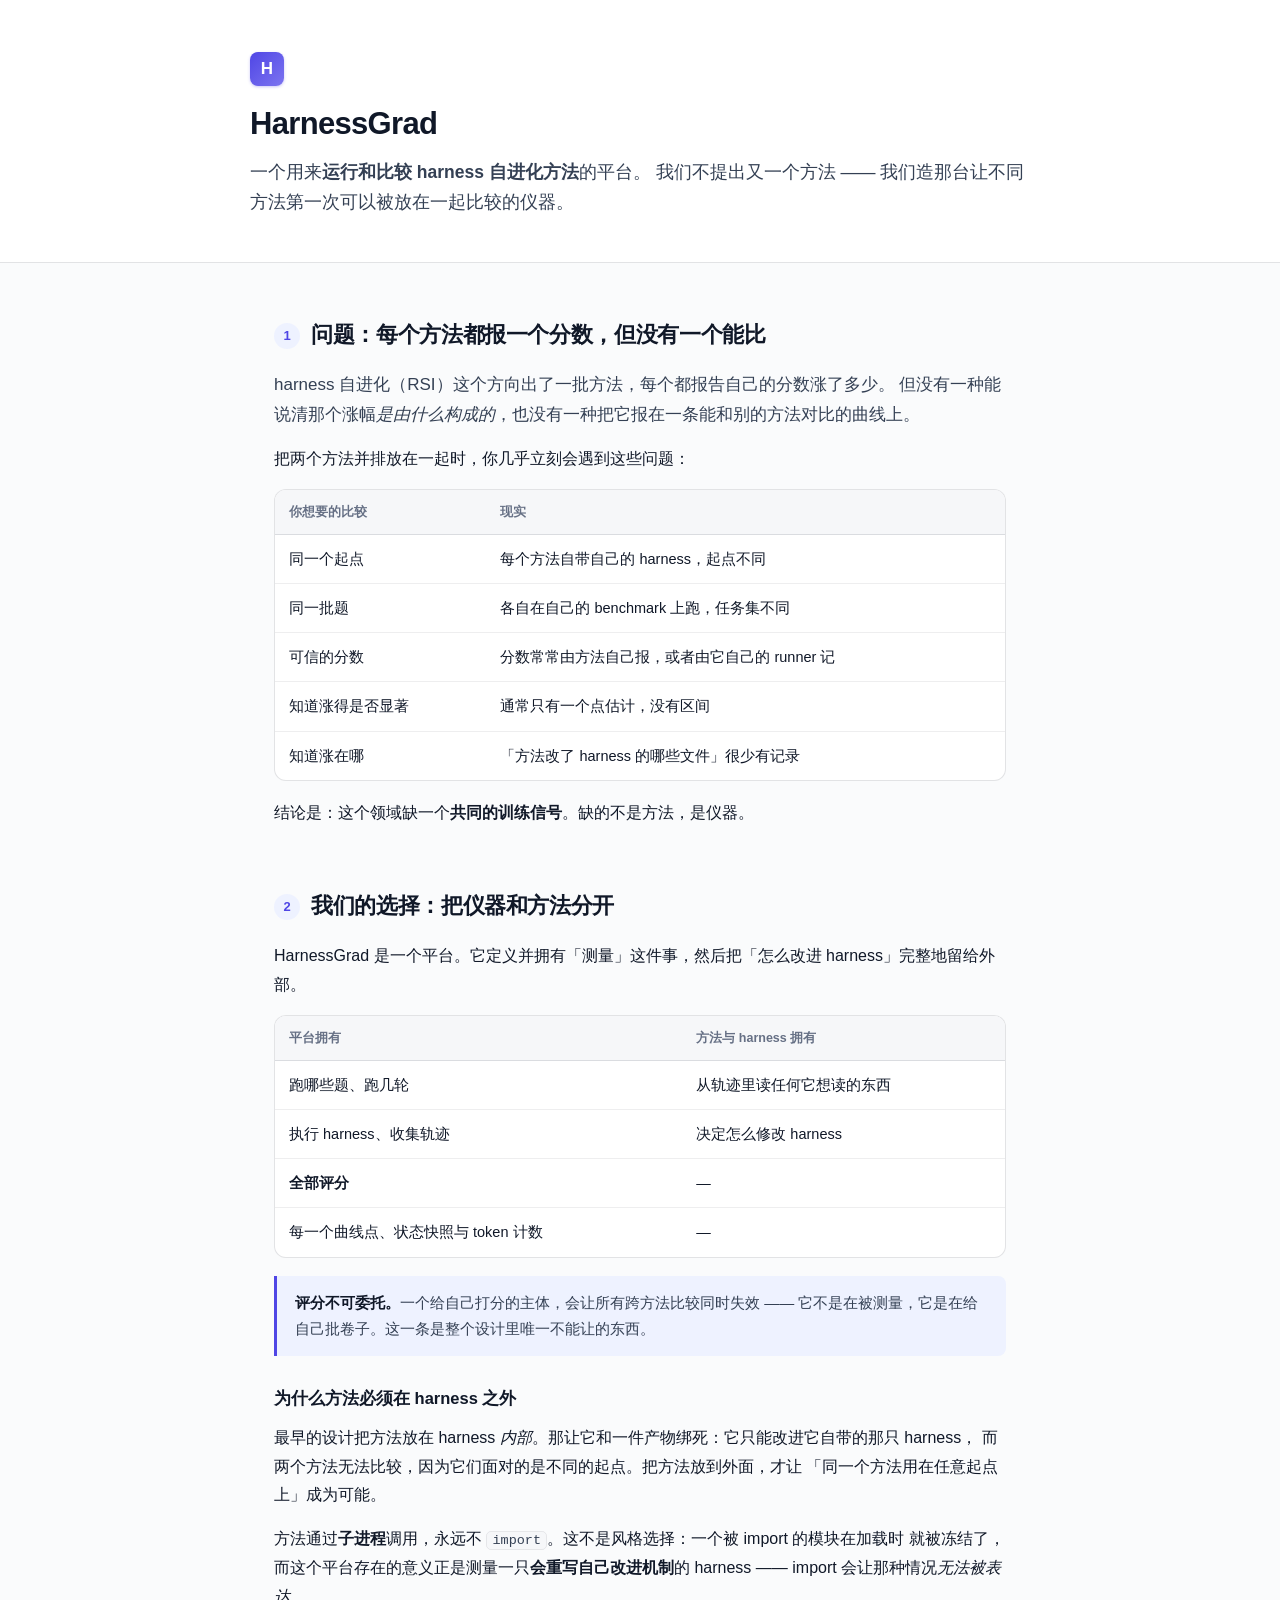
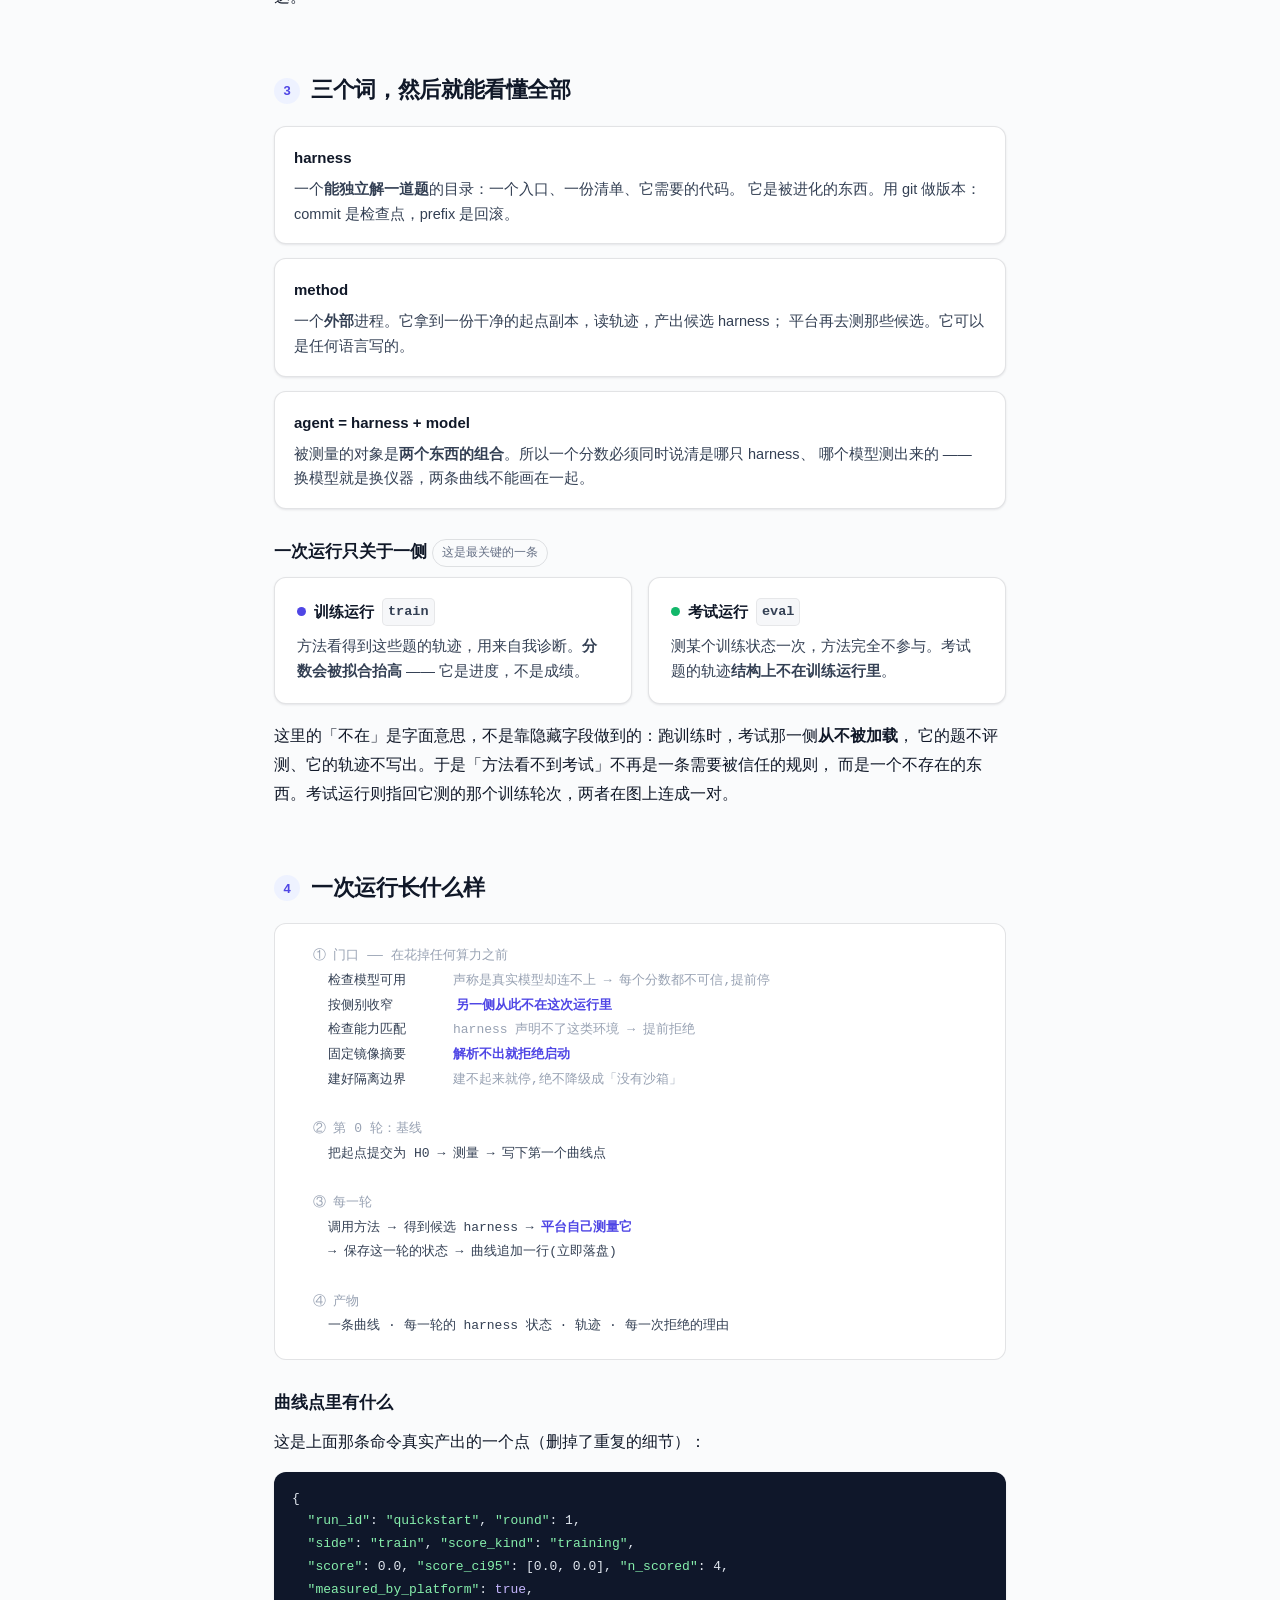
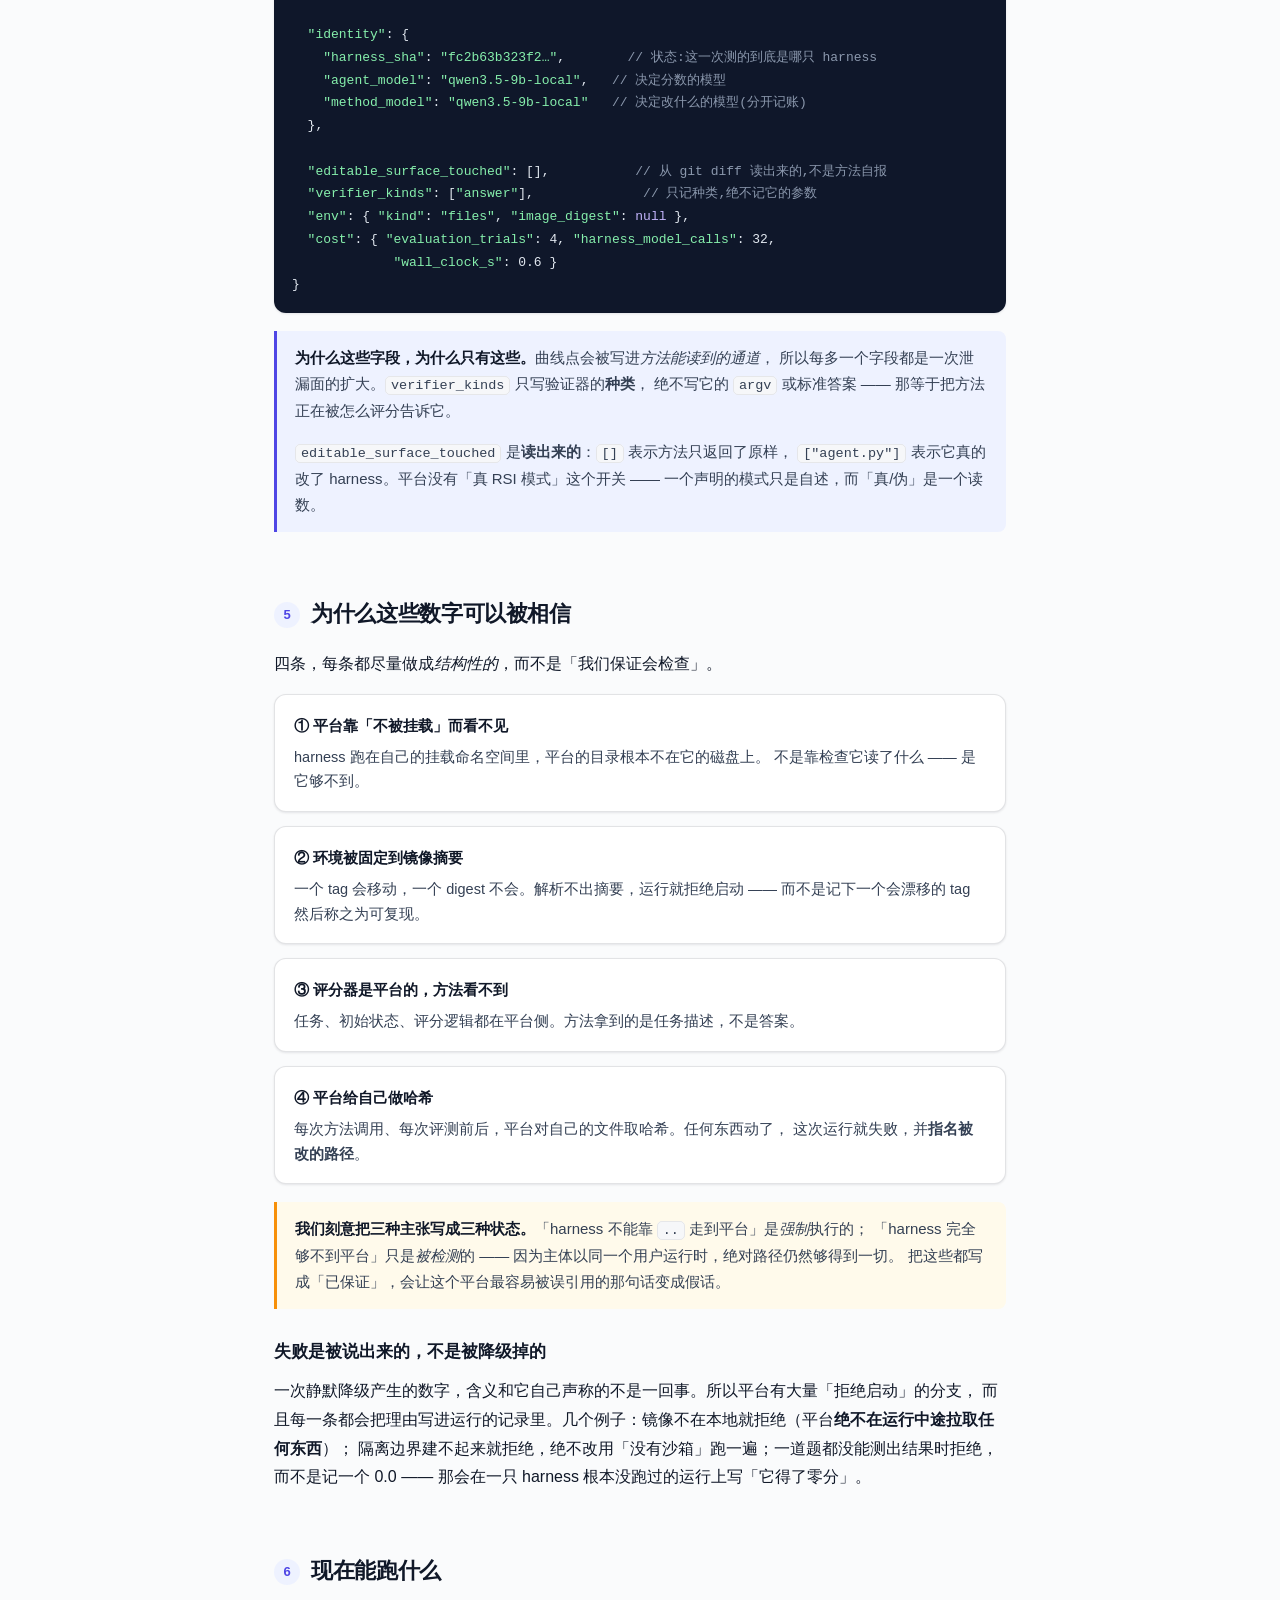
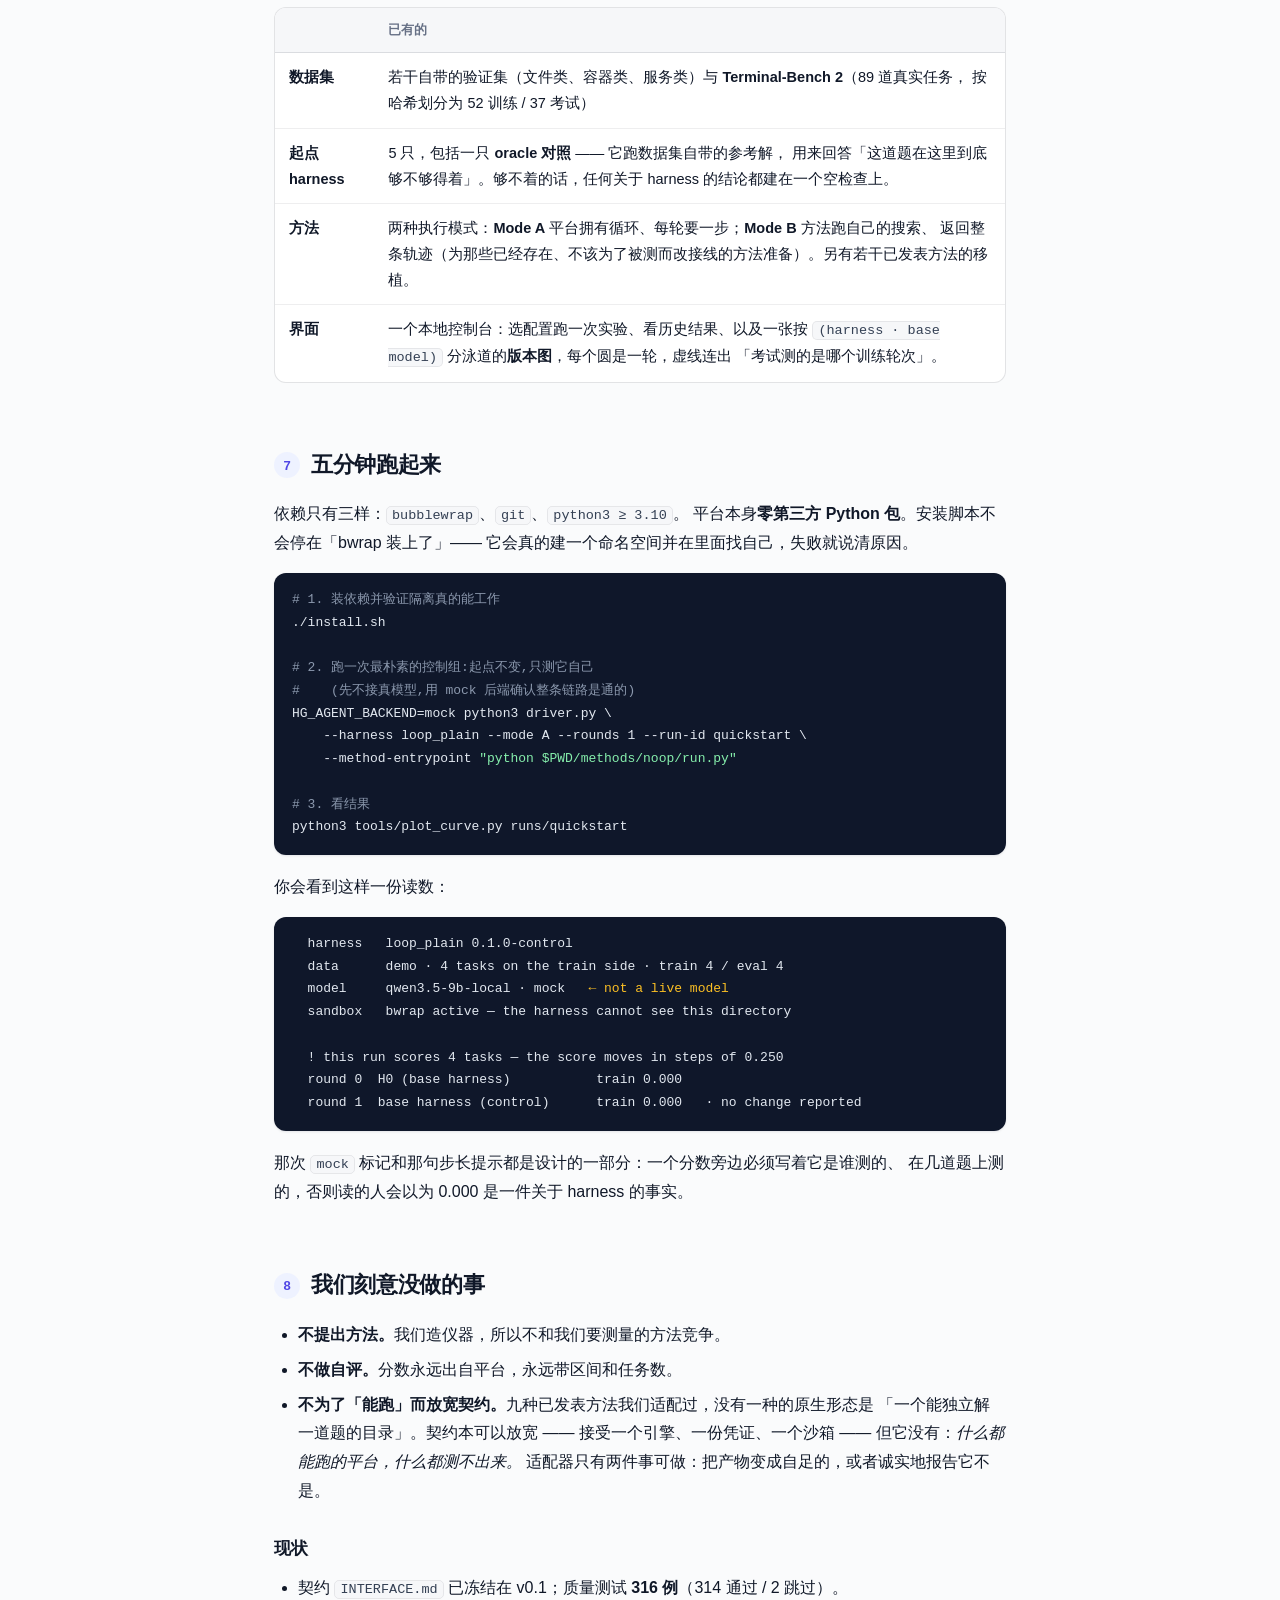
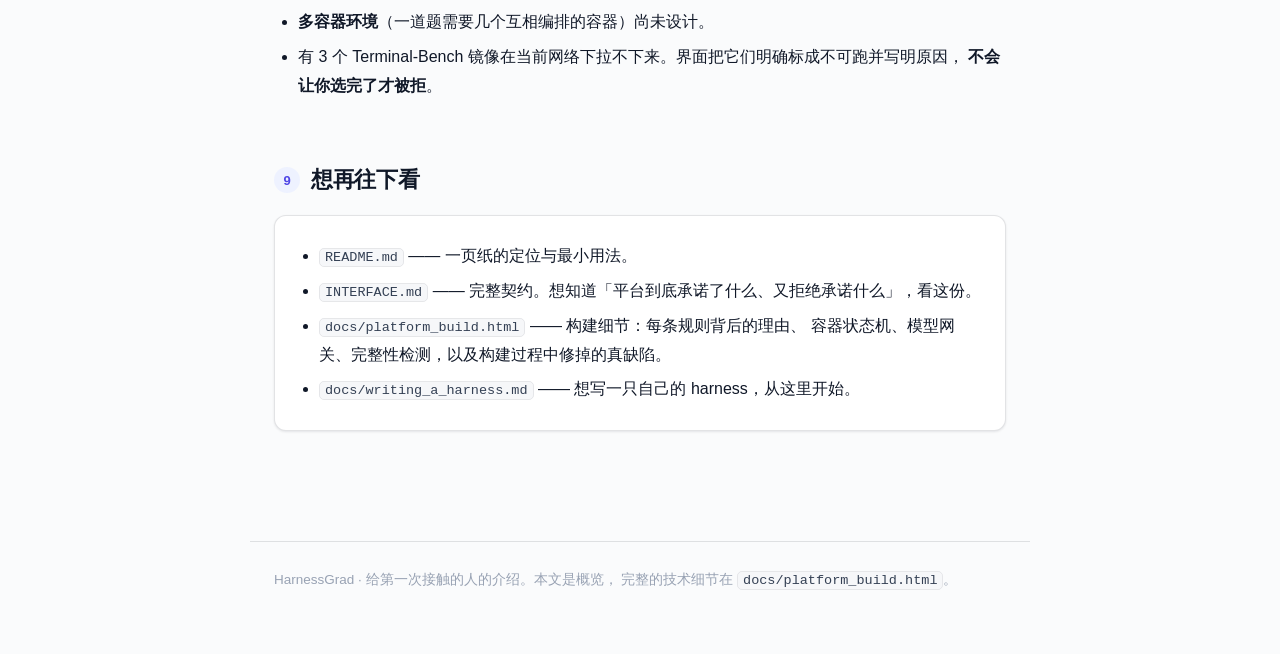
<file: docs/intro.html>
<!DOCTYPE html>
<html lang="zh-CN">
<head>
<meta charset="utf-8">
<meta name="viewport" content="width=device-width, initial-scale=1">
<title>HarnessGrad · 给第一次接触的人的介绍</title>
<style>
  :root{
    --bg:#ffffff; --bg-app:#fafbfc; --bg-code:#f6f7f9;
    --fg:#101828; --fg-2:#344054; --fg-3:#667085; --fg-4:#98a2b3;
    --line-1:rgba(16,24,40,.07); --line-2:rgba(16,24,40,.12);
    --brand:#4f46e5; --brand-50:#eef2ff;
    --ok:#12b76a; --ok-bg:#ecfdf3; --ok-fg:#027a48;
    --warn:#f79009; --warn-bg:#fffaeb; --warn-fg:#b54708;
    --err:#f04438; --err-bg:#fef3f2; --err-fg:#b42318;
    --r-2:8px; --r-3:12px; --r-pill:999px;
    --sh-1:0 1px 2px rgba(16,24,40,.04), 0 1px 3px rgba(16,24,40,.06);
    --mono:"SF Mono","JetBrains Mono","Fira Code",Consolas,"Liberation Mono",Menlo,monospace;
  }
  *{box-sizing:border-box}
  html{scroll-behavior:smooth}
  body{
    margin:0;background:var(--bg-app);color:var(--fg);
    font:16px/1.8 -apple-system,BlinkMacSystemFont,"Segoe UI","PingFang SC",
         "Hiragino Sans GB","Microsoft YaHei",Helvetica,Arial,sans-serif;
    -webkit-font-smoothing:antialiased;
  }
  code,kbd,pre{font-family:var(--mono)}
  a{color:var(--brand);text-decoration:none}
  a:hover{text-decoration:underline}

  header{
    background:var(--bg);border-bottom:1px solid var(--line-2);
    padding:52px 24px 44px;
  }
  header .in{max-width:780px;margin:0 auto}
  .mark{
    width:34px;height:34px;border-radius:var(--r-2);
    background:linear-gradient(135deg,#4f46e5,#7c74f0);color:#fff;
    display:grid;place-items:center;font-weight:700;font-size:17px;
    margin-bottom:18px;box-shadow:0 1px 3px rgba(79,70,229,.3);
  }
  h1{font-size:31px;line-height:1.3;font-weight:700;letter-spacing:-.022em;margin:0 0 14px}
  .tagline{font-size:17.5px;line-height:1.7;color:var(--fg-2);margin:0}
  .tagline b{color:var(--fg);font-weight:650}

  article{max-width:780px;margin:0 auto;padding:8px 24px 110px}
  section{padding-top:44px}
  h2{
    font-size:22px;font-weight:680;letter-spacing:-.016em;margin:0 0 16px;
    display:flex;align-items:baseline;gap:11px;
  }
  h2 .n{
    flex:0 0 auto;width:26px;height:26px;border-radius:var(--r-pill);
    background:var(--brand-50);color:var(--brand);font-size:13px;font-weight:700;
    display:grid;place-items:center;transform:translateY(-2px);
  }
  h3{font-size:16.5px;font-weight:650;margin:28px 0 10px}
  p{margin:0 0 15px}
  ul,ol{margin:0 0 15px;padding-left:24px}
  li{margin:6px 0}
  strong{font-weight:650}
  code{
    background:var(--bg-code);border:1px solid var(--line-1);border-radius:5px;
    padding:1px 5px;font-size:13.5px;color:var(--fg-2);white-space:nowrap;
  }
  p code,li code,h2 code,h3 code,.tagline code,.lede code,.note code,td code,th code{
    white-space:normal;overflow-wrap:anywhere;
  }
  pre{
    background:#0f172a;color:#e2e8f0;border-radius:var(--r-3);
    padding:16px 18px;overflow-x:auto;font-size:13px;line-height:1.75;
    margin:0 0 18px;box-shadow:var(--sh-1);
  }
  pre code{background:none;border:none;padding:0;color:inherit;white-space:pre;font-size:13px}
  pre .c{color:#8b98ad}
  pre .s{color:#86efac}
  pre .k{color:#c4b5fd}
  pre .hl{color:#fbbf24}

  .lede{font-size:17px;line-height:1.75;color:var(--fg-2)}
  .card{
    background:var(--bg);border:1px solid var(--line-2);border-radius:var(--r-3);
    padding:20px 22px;margin:0 0 18px;box-shadow:var(--sh-1);
  }
  .card h3:first-child,.card h4:first-child{margin-top:0}
  .card :last-child{margin-bottom:0}
  .note{
    border-left:3px solid var(--brand);background:var(--brand-50);
    border-radius:0 var(--r-2) var(--r-2) 0;padding:14px 18px;margin:0 0 18px;
    font-size:15px;line-height:1.75;color:var(--fg-2);
  }
  .note.warn{border-color:var(--warn);background:var(--warn-bg)}
  .note :last-child{margin-bottom:0}
  .note b{color:var(--fg)}

  table{
    width:100%;border-collapse:separate;border-spacing:0;font-size:14.5px;
    background:var(--bg);border:1px solid var(--line-2);border-radius:var(--r-3);
    overflow:hidden;margin:0 0 18px;
  }
  th{
    text-align:left;font-weight:650;font-size:12.5px;color:var(--fg-3);
    padding:11px 14px;background:var(--bg-code);border-bottom:1px solid var(--line-2);
  }
  td{padding:11px 14px;border-bottom:1px solid var(--line-1);vertical-align:top}
  tr:last-child td{border-bottom:none}
  .tw{overflow-x:auto;margin:0 0 18px}
  .tw table{margin:0}

  .split{display:grid;grid-template-columns:1fr 1fr;gap:16px;margin:0 0 18px}
  @media(max-width:680px){.split{grid-template-columns:1fr}}
  .split .card{margin:0}
  .split h4{margin:0 0 8px;font-size:15px;font-weight:650;
    display:flex;align-items:center;gap:8px}
  .dot{width:9px;height:9px;border-radius:var(--r-pill);flex:0 0 auto}
  .dot.b{background:var(--brand)} .dot.g{background:var(--ok)}

  .flow{
    background:var(--bg);border:1px solid var(--line-2);border-radius:var(--r-3);
    padding:20px 22px;margin:0 0 18px;overflow-x:auto;
  }
  .flow pre{background:none;color:var(--fg-2);box-shadow:none;padding:0;margin:0;
    font-size:13px;line-height:1.9}
  .flow pre .hi{color:var(--brand);font-weight:600}
  .flow pre .dim{color:var(--fg-4)}

  .four{display:grid;gap:14px;margin:0 0 18px}
  .four .card{margin:0;padding:17px 19px}
  .four h4{margin:0 0 6px;font-size:15px;font-weight:650}
  .four p{margin:0;font-size:14.5px;line-height:1.7;color:var(--fg-2)}

  .steps{counter-reset:s;list-style:none;padding:0;margin:0 0 18px}
  .steps>li{
    counter-increment:s;position:relative;padding:9px 0 9px 44px;
    border-bottom:1px solid var(--line-1);font-size:15px;
  }
  .steps>li:last-child{border-bottom:none}
  .steps>li::before{
    content:counter(s);position:absolute;left:0;top:9px;width:26px;height:26px;
    border-radius:var(--r-pill);background:var(--brand-50);color:var(--brand);
    font-size:12.5px;font-weight:700;display:grid;place-items:center;
  }
  .pill{
    display:inline-flex;align-items:center;padding:2px 9px;border-radius:var(--r-pill);
    font-size:12px;font-weight:550;border:1px solid var(--line-2);color:var(--fg-3);
    white-space:nowrap;vertical-align:1px;
  }
  .pill.ok{color:var(--ok-fg);border-color:rgba(18,183,106,.24);background:var(--ok-bg)}
  .pill.mute{color:var(--fg-4)}
  .next{
    background:var(--bg);border:1px solid var(--line-2);border-radius:var(--r-3);
    padding:20px 22px;box-shadow:var(--sh-1);
  }
  .next ul{margin:0;padding-left:22px}
  footer{
    max-width:780px;margin:0 auto;padding:26px 24px 60px;
    color:var(--fg-4);font-size:13.5px;border-top:1px solid var(--line-2);
  }
  @media(max-width:680px){
    header{padding:34px 20px 30px}
    h1{font-size:25px}
    .tagline{font-size:16px}
    article{padding:0 20px 70px}
    h2{font-size:19px}
  }
</style>
</head>
<body>

<header>
  <div class="in">
    <div class="mark">H</div>
    <h1>HarnessGrad</h1>
    <p class="tagline">
      一个用来<strong>运行和比较 harness 自进化方法</strong>的平台。
      我们不提出又一个方法 —— 我们造那台让不同方法第一次可以被放在一起比较的仪器。
    </p>
  </div>
</header>

<article>

<section>
  <h2><span class="n">1</span>问题：每个方法都报一个分数，但没有一个能比</h2>

  <p class="lede">
    harness 自进化（RSI）这个方向出了一批方法，每个都报告自己的分数涨了多少。
    但没有一种能说清那个涨幅<em>是由什么构成的</em>，也没有一种把它报在一条能和别的方法对比的曲线上。
  </p>

  <p>把两个方法并排放在一起时，你几乎立刻会遇到这些问题：</p>

  <div class="tw">
  <table>
    <thead><tr><th>你想要的比较</th><th>现实</th></tr></thead>
    <tbody>
      <tr><td>同一个起点</td><td>每个方法自带自己的 harness，起点不同</td></tr>
      <tr><td>同一批题</td><td>各自在自己的 benchmark 上跑，任务集不同</td></tr>
      <tr><td>可信的分数</td><td>分数常常由方法自己报，或者由它自己的 runner 记</td></tr>
      <tr><td>知道涨得是否显著</td><td>通常只有一个点估计，没有区间</td></tr>
      <tr><td>知道涨在哪</td><td>「方法改了 harness 的哪些文件」很少有记录</td></tr>
    </tbody>
  </table>
  </div>

  <p>
    结论是：这个领域缺一个<strong>共同的训练信号</strong>。缺的不是方法，是仪器。
  </p>
</section>

<section>
  <h2><span class="n">2</span>我们的选择：把仪器和方法分开</h2>

  <p>
    HarnessGrad 是一个平台。它定义并拥有「测量」这件事，然后把「怎么改进 harness」完整地留给外部。
  </p>

  <div class="tw">
  <table>
    <thead><tr><th>平台拥有</th><th>方法与 harness 拥有</th></tr></thead>
    <tbody>
      <tr><td>跑哪些题、跑几轮</td><td>从轨迹里读任何它想读的东西</td></tr>
      <tr><td>执行 harness、收集轨迹</td><td>决定怎么修改 harness</td></tr>
      <tr><td><b>全部评分</b></td><td>—</td></tr>
      <tr><td>每一个曲线点、状态快照与 token 计数</td><td>—</td></tr>
    </tbody>
  </table>
  </div>

  <div class="note">
    <p><b>评分不可委托。</b>一个给自己打分的主体，会让所有跨方法比较同时失效 ——
    它不是在被测量，它是在给自己批卷子。这一条是整个设计里唯一不能让的东西。</p>
  </div>

  <h3>为什么方法必须在 harness 之外</h3>
  <p>
    最早的设计把方法放在 harness <em>内部</em>。那让它和一件产物绑死：它只能改进它自带的那只 harness，
    而两个方法无法比较，因为它们面对的是不同的起点。把方法放到外面，才让
    「同一个方法用在任意起点上」成为可能。
  </p>
  <p>
    方法通过<strong>子进程</strong>调用，永远不 <code>import</code>。这不是风格选择：一个被 import 的模块在加载时
    就被冻结了，而这个平台存在的意义正是测量一只<strong>会重写自己改进机制</strong>的 harness ——
    import 会让那种情况<em>无法被表达</em>。
  </p>
</section>

<section>
  <h2><span class="n">3</span>三个词，然后就能看懂全部</h2>

  <div class="four">
    <div class="card">
      <h4>harness</h4>
      <p>一个<strong>能独立解一道题</strong>的目录：一个入口、一份清单、它需要的代码。
      它是被进化的东西。用 git 做版本：commit 是检查点，prefix 是回滚。</p>
    </div>
    <div class="card">
      <h4>method</h4>
      <p>一个<strong>外部</strong>进程。它拿到一份干净的起点副本，读轨迹，产出候选 harness；
      平台再去测那些候选。它可以是任何语言写的。</p>
    </div>
    <div class="card">
      <h4>agent = harness + model</h4>
      <p>被测量的对象是<strong>两个东西的组合</strong>。所以一个分数必须同时说清是哪只 harness、
      哪个模型测出来的 —— 换模型就是换仪器，两条曲线不能画在一起。</p>
    </div>
  </div>

  <h3>一次运行只关于一侧 <span class="pill">这是最关键的一条</span></h3>

  <div class="split">
    <div class="card">
      <h4><span class="dot b"></span>训练运行 <code>train</code></h4>
      <p style="margin:0;font-size:14.5px;line-height:1.7;color:var(--fg-2)">
        方法看得到这些题的轨迹，用来自我诊断。<strong>分数会被拟合抬高</strong> ——
        它是进度，不是成绩。</p>
    </div>
    <div class="card">
      <h4><span class="dot g"></span>考试运行 <code>eval</code></h4>
      <p style="margin:0;font-size:14.5px;line-height:1.7;color:var(--fg-2)">
        测某个训练状态一次，方法完全不参与。考试题的轨迹<strong>结构上不在训练运行里</strong>。</p>
    </div>
  </div>

  <p>
    这里的「不在」是字面意思，不是靠隐藏字段做到的：跑训练时，考试那一侧<strong>从不被加载</strong>，
    它的题不评测、它的轨迹不写出。于是「方法看不到考试」不再是一条需要被信任的规则，
    而是一个不存在的东西。考试运行则指回它测的那个训练轮次，两者在图上连成一对。
  </p>
</section>

<section>
  <h2><span class="n">4</span>一次运行长什么样</h2>

  <div class="flow"><pre>
  <span class="dim">① 门口 —— 在花掉任何算力之前</span>
    检查模型可用      <span class="dim">声称是真实模型却连不上 → 每个分数都不可信,提前停</span>
    按侧别收窄        <span class="hi">另一侧从此不在这次运行里</span>
    检查能力匹配      <span class="dim">harness 声明不了这类环境 → 提前拒绝</span>
    固定镜像摘要      <span class="hi">解析不出就拒绝启动</span>
    建好隔离边界      <span class="dim">建不起来就停,绝不降级成「没有沙箱」</span>

  <span class="dim">② 第 0 轮：基线</span>
    把起点提交为 H0 → 测量 → 写下第一个曲线点

  <span class="dim">③ 每一轮</span>
    调用方法 → 得到候选 harness → <span class="hi">平台自己测量它</span>
    → 保存这一轮的状态 → 曲线追加一行(立即落盘)

  <span class="dim">④ 产物</span>
    一条曲线 · 每一轮的 harness 状态 · 轨迹 · 每一次拒绝的理由
</pre></div>

  <h3>曲线点里有什么</h3>

  <p>这是上面那条命令真实产出的一个点（删掉了重复的细节）：</p>

<pre><code>{
  <span class="s">"run_id"</span>: <span class="s">"quickstart"</span>, <span class="s">"round"</span>: 1,
  <span class="s">"side"</span>: <span class="s">"train"</span>, <span class="s">"score_kind"</span>: <span class="s">"training"</span>,
  <span class="s">"score"</span>: 0.0, <span class="s">"score_ci95"</span>: [0.0, 0.0], <span class="s">"n_scored"</span>: 4,
  <span class="s">"measured_by_platform"</span>: <span class="k">true</span>,

  <span class="s">"identity"</span>: {
    <span class="s">"harness_sha"</span>: <span class="s">"fc2b63b323f2…"</span>,        <span class="c">// 状态:这一次测的到底是哪只 harness</span>
    <span class="s">"agent_model"</span>: <span class="s">"qwen3.5-9b-local"</span>,   <span class="c">// 决定分数的模型</span>
    <span class="s">"method_model"</span>: <span class="s">"qwen3.5-9b-local"</span>   <span class="c">// 决定改什么的模型(分开记账)</span>
  },

  <span class="s">"editable_surface_touched"</span>: [],           <span class="c">// 从 git diff 读出来的,不是方法自报</span>
  <span class="s">"verifier_kinds"</span>: [<span class="s">"answer"</span>],              <span class="c">// 只记种类,绝不记它的参数</span>
  <span class="s">"env"</span>: { <span class="s">"kind"</span>: <span class="s">"files"</span>, <span class="s">"image_digest"</span>: <span class="k">null</span> },
  <span class="s">"cost"</span>: { <span class="s">"evaluation_trials"</span>: 4, <span class="s">"harness_model_calls"</span>: 32,
             <span class="s">"wall_clock_s"</span>: 0.6 }
}</code></pre>

  <div class="note">
    <p><b>为什么这些字段，为什么只有这些。</b>曲线点会被写进<em>方法能读到的通道</em>，
    所以每多一个字段都是一次泄漏面的扩大。<code>verifier_kinds</code> 只写验证器的<strong>种类</strong>，
    绝不写它的 <code>argv</code> 或标准答案 —— 那等于把方法正在被怎么评分告诉它。</p>
    <p><code>editable_surface_touched</code> 是<strong>读出来的</strong>：<code>[]</code> 表示方法只返回了原样，
    <code>["agent.py"]</code> 表示它真的改了 harness。平台没有「真 RSI 模式」这个开关 ——
    一个声明的模式只是自述，而「真/伪」是一个读数。</p>
  </div>
</section>

<section>
  <h2><span class="n">5</span>为什么这些数字可以被相信</h2>

  <p>四条，每条都尽量做成<em>结构性的</em>，而不是「我们保证会检查」。</p>

  <div class="four">
    <div class="card">
      <h4>① 平台靠「不被挂载」而看不见</h4>
      <p>harness 跑在自己的挂载命名空间里，平台的目录根本不在它的磁盘上。
      不是靠检查它读了什么 —— 是它够不到。</p>
    </div>
    <div class="card">
      <h4>② 环境被固定到镜像摘要</h4>
      <p>一个 tag 会移动，一个 digest 不会。解析不出摘要，运行就拒绝启动 ——
      而不是记下一个会漂移的 tag 然后称之为可复现。</p>
    </div>
    <div class="card">
      <h4>③ 评分器是平台的，方法看不到</h4>
      <p>任务、初始状态、评分逻辑都在平台侧。方法拿到的是任务描述，不是答案。</p>
    </div>
    <div class="card">
      <h4>④ 平台给自己做哈希</h4>
      <p>每次方法调用、每次评测前后，平台对自己的文件取哈希。任何东西动了，
      这次运行就失败，并<strong>指名被改的路径</strong>。</p>
    </div>
  </div>

  <div class="note warn">
    <p><b>我们刻意把三种主张写成三种状态。</b>「harness 不能靠 <code>..</code> 走到平台」是<em>强制</em>执行的；
    「harness 完全够不到平台」只是<em>被检测</em>的 —— 因为主体以同一个用户运行时，绝对路径仍然够得到一切。
    把这些都写成「已保证」，会让这个平台最容易被误引用的那句话变成假话。</p>
  </div>

  <h3>失败是被说出来的，不是被降级掉的</h3>
  <p>
    一次静默降级产生的数字，含义和它自己声称的不是一回事。所以平台有大量「拒绝启动」的分支，
    而且每一条都会把理由写进运行的记录里。几个例子：镜像不在本地就拒绝（平台<strong>绝不在运行中途拉取任何东西</strong>）；
    隔离边界建不起来就拒绝，绝不改用「没有沙箱」跑一遍；一道题都没能测出结果时拒绝，
    而不是记一个 0.0 —— 那会在一只 harness 根本没跑过的运行上写「它得了零分」。
  </p>
</section>

<section>
  <h2><span class="n">6</span>现在能跑什么</h2>

  <div class="tw">
  <table>
    <thead><tr><th></th><th>已有的</th></tr></thead>
    <tbody>
      <tr>
        <td><b>数据集</b></td>
        <td>若干自带的验证集（文件类、容器类、服务类）与 <b>Terminal-Bench 2</b>（89 道真实任务，
          按哈希划分为 52 训练 / 37 考试）</td>
      </tr>
      <tr>
        <td><b>起点 harness</b></td>
        <td>5 只，包括一只 <b>oracle 对照</b> —— 它跑数据集自带的参考解，
          用来回答「这道题在这里到底够不够得着」。够不着的话，任何关于 harness 的结论都建在一个空检查上。</td>
      </tr>
      <tr>
        <td><b>方法</b></td>
        <td>两种执行模式：<b>Mode A</b> 平台拥有循环、每轮要一步；<b>Mode B</b> 方法跑自己的搜索、
          返回整条轨迹（为那些已经存在、不该为了被测而改接线的方法准备）。另有若干已发表方法的移植。</td>
      </tr>
      <tr>
        <td><b>界面</b></td>
        <td>一个本地控制台：选配置跑一次实验、看历史结果、以及一张按
          <code>(harness · base model)</code> 分泳道的<b>版本图</b>，每个圆是一轮，虚线连出
          「考试测的是哪个训练轮次」。</td>
      </tr>
    </tbody>
  </table>
  </div>
</section>

<section>
  <h2><span class="n">7</span>五分钟跑起来</h2>

  <p>依赖只有三样：<code>bubblewrap</code>、<code>git</code>、<code>python3 ≥ 3.10</code>。
  平台本身<strong>零第三方 Python 包</strong>。安装脚本不会停在「bwrap 装上了」——
  它会真的建一个命名空间并在里面找自己，失败就说清原因。</p>

<pre><code><span class="c"># 1. 装依赖并验证隔离真的能工作</span>
./install.sh

<span class="c"># 2. 跑一次最朴素的控制组:起点不变,只测它自己</span>
<span class="c">#    (先不接真模型,用 mock 后端确认整条链路是通的)</span>
HG_AGENT_BACKEND=mock python3 driver.py \
    --harness loop_plain --mode A --rounds 1 --run-id quickstart \
    --method-entrypoint <span class="s">"python $PWD/methods/noop/run.py"</span>

<span class="c"># 3. 看结果</span>
python3 tools/plot_curve.py runs/quickstart</code></pre>

  <p>你会看到这样一份读数：</p>

<pre><code>  harness   loop_plain 0.1.0-control
  data      demo · 4 tasks on the train side · train 4 / eval 4
  model     qwen3.5-9b-local · mock   <span class="hl">← not a live model</span>
  sandbox   bwrap active — the harness cannot see this directory

  ! this run scores 4 tasks — the score moves in steps of 0.250
  round 0  H0 (base harness)           train 0.000
  round 1  base harness (control)      train 0.000   · no change reported</code></pre>

  <p>
    那次 <code>mock</code> 标记和那句步长提示都是设计的一部分：一个分数旁边必须写着它是谁测的、
    在几道题上测的，否则读的人会以为 0.000 是一件关于 harness 的事实。
  </p>
</section>

<section>
  <h2><span class="n">8</span>我们刻意没做的事</h2>

  <ul>
    <li><b>不提出方法。</b>我们造仪器，所以不和我们要测量的方法竞争。</li>
    <li><b>不做自评。</b>分数永远出自平台，永远带区间和任务数。</li>
    <li><b>不为了「能跑」而放宽契约。</b>九种已发表方法我们适配过，没有一种的原生形态是
      「一个能独立解一道题的目录」。契约本可以放宽 —— 接受一个引擎、一份凭证、一个沙箱 ——
      但它没有：<em>什么都能跑的平台，什么都测不出来。</em>
      适配器只有两件事可做：把产物变成自足的，或者诚实地报告它不是。</li>
  </ul>

  <h3>现状</h3>
  <ul>
    <li>契约 <code>INTERFACE.md</code> 已冻结在 v0.1；质量测试 <b>316 例</b>（314 通过 / 2 跳过）。</li>
    <li><b>多容器环境</b>（一道题需要几个互相编排的容器）尚未设计。</li>
    <li>有 3 个 Terminal-Bench 镜像在当前网络下拉不下来。界面把它们明确标成不可跑并写明原因，
      <b>不会让你选完了才被拒</b>。</li>
  </ul>
</section>

<section>
  <h2><span class="n">9</span>想再往下看</h2>

  <div class="next">
    <ul>
      <li><code>README.md</code> —— 一页纸的定位与最小用法。</li>
      <li><code>INTERFACE.md</code> —— 完整契约。想知道「平台到底承诺了什么、又拒绝承诺什么」，看这份。</li>
      <li><code>docs/platform_build.html</code> —— 构建细节：每条规则背后的理由、
        容器状态机、模型网关、完整性检测，以及构建过程中修掉的真缺陷。</li>
      <li><code>docs/writing_a_harness.md</code> —— 想写一只自己的 harness，从这里开始。</li>
    </ul>
  </div>
</section>

</article>

<footer>
  HarnessGrad · 给第一次接触的人的介绍。本文是概览，
  完整的技术细节在 <code>docs/platform_build.html</code>。
</footer>

</body>
</html>
</file>
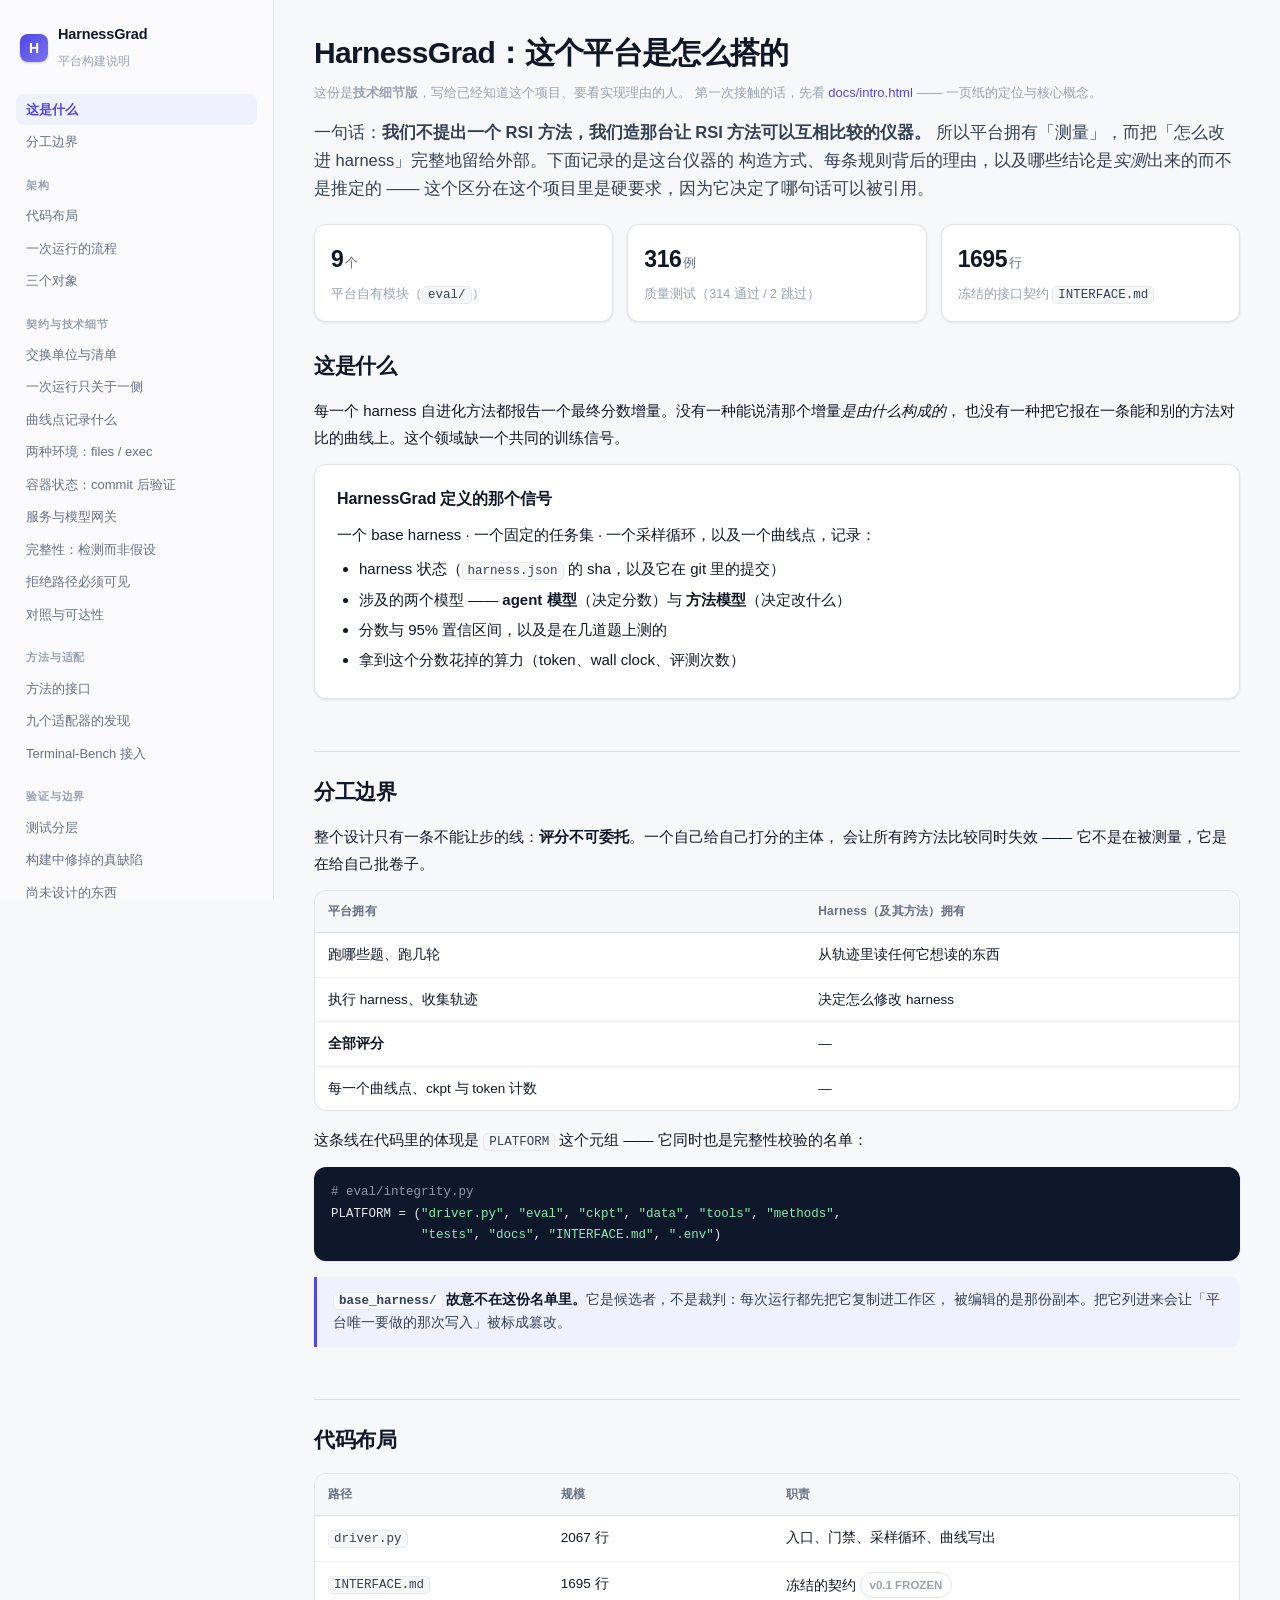
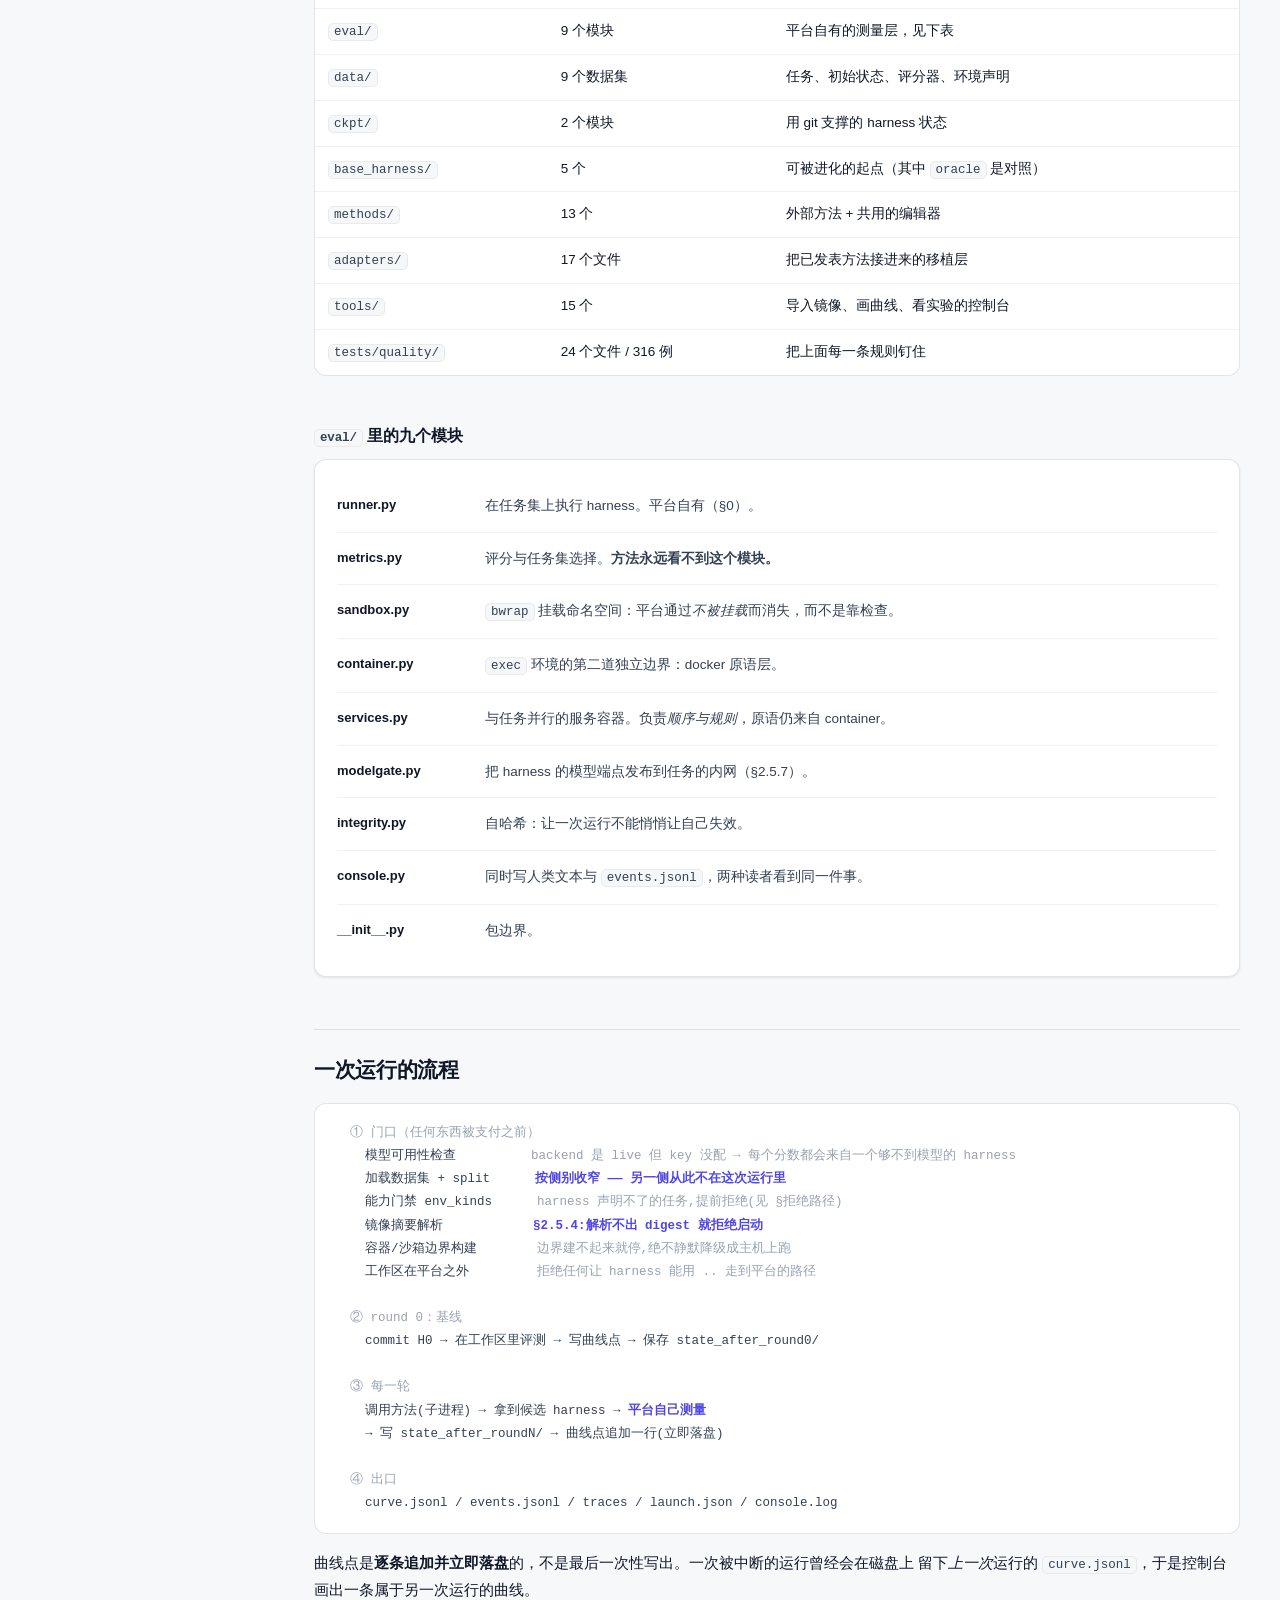
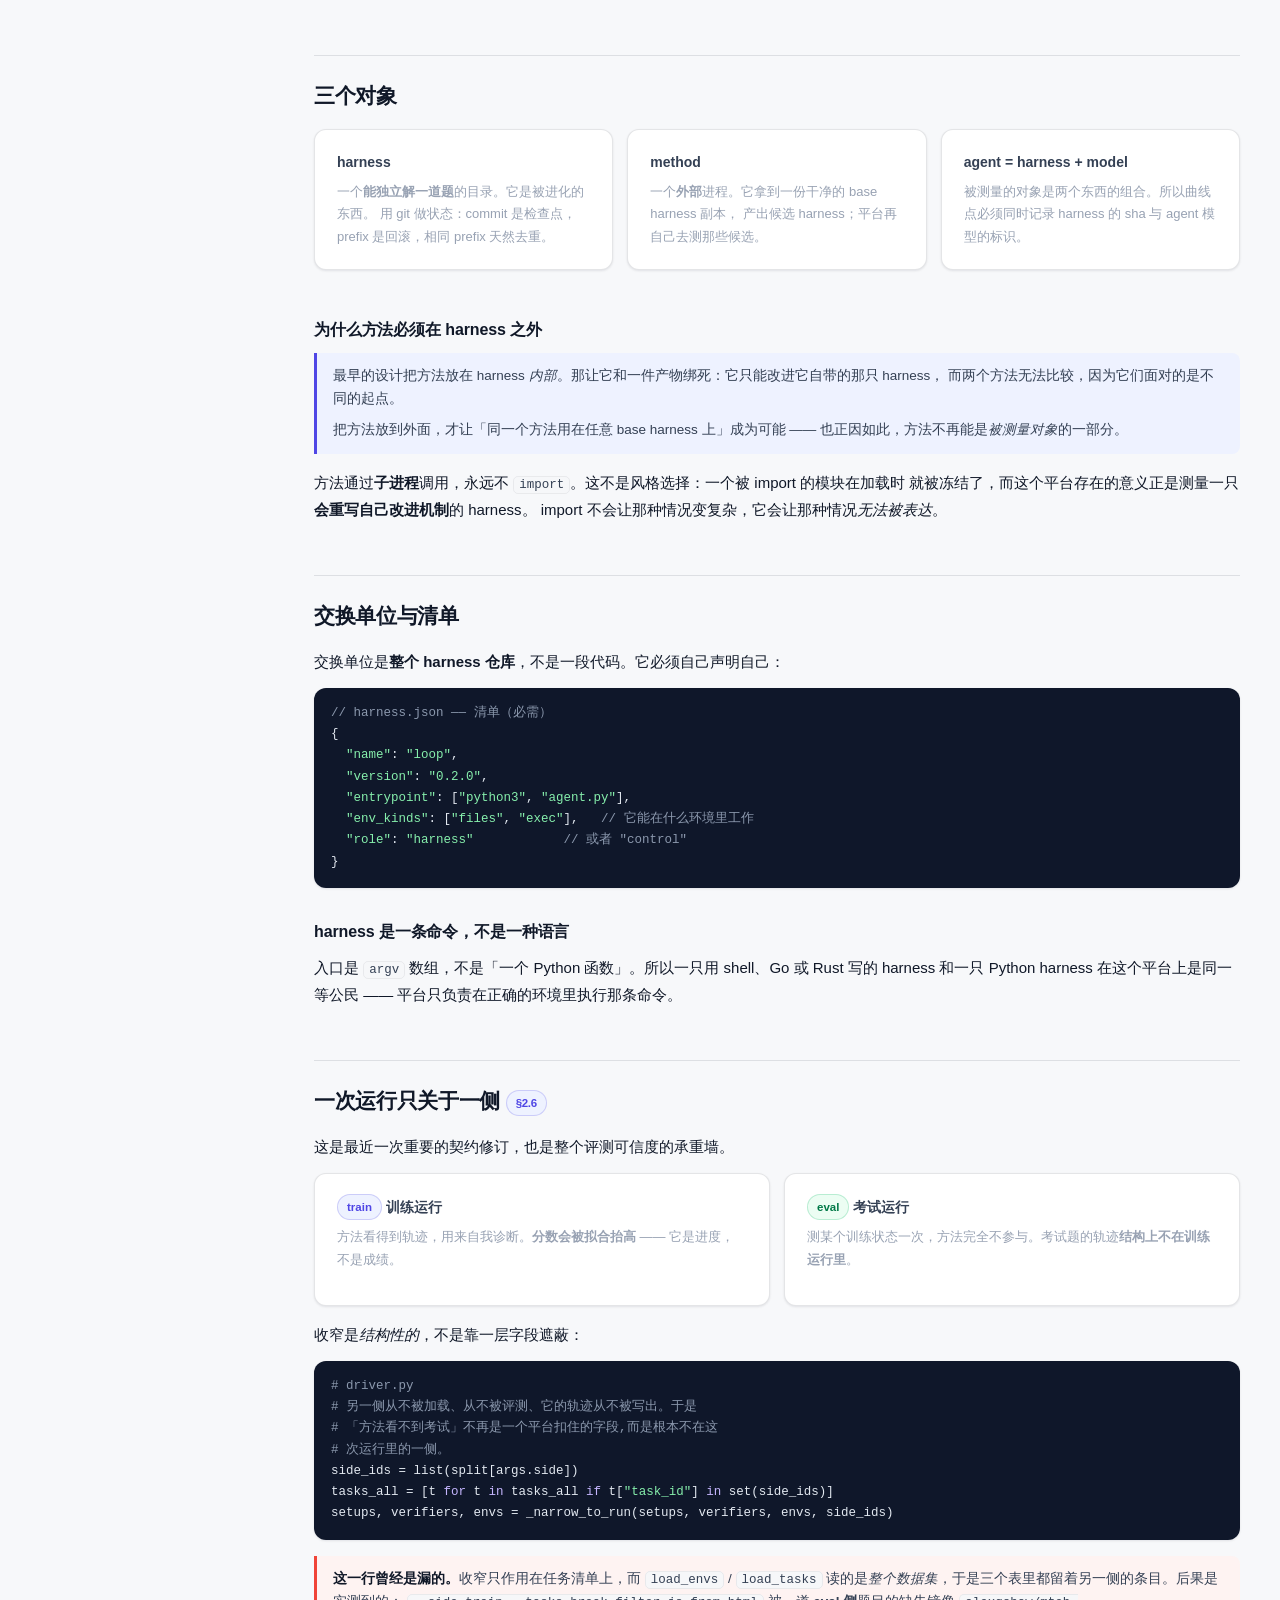
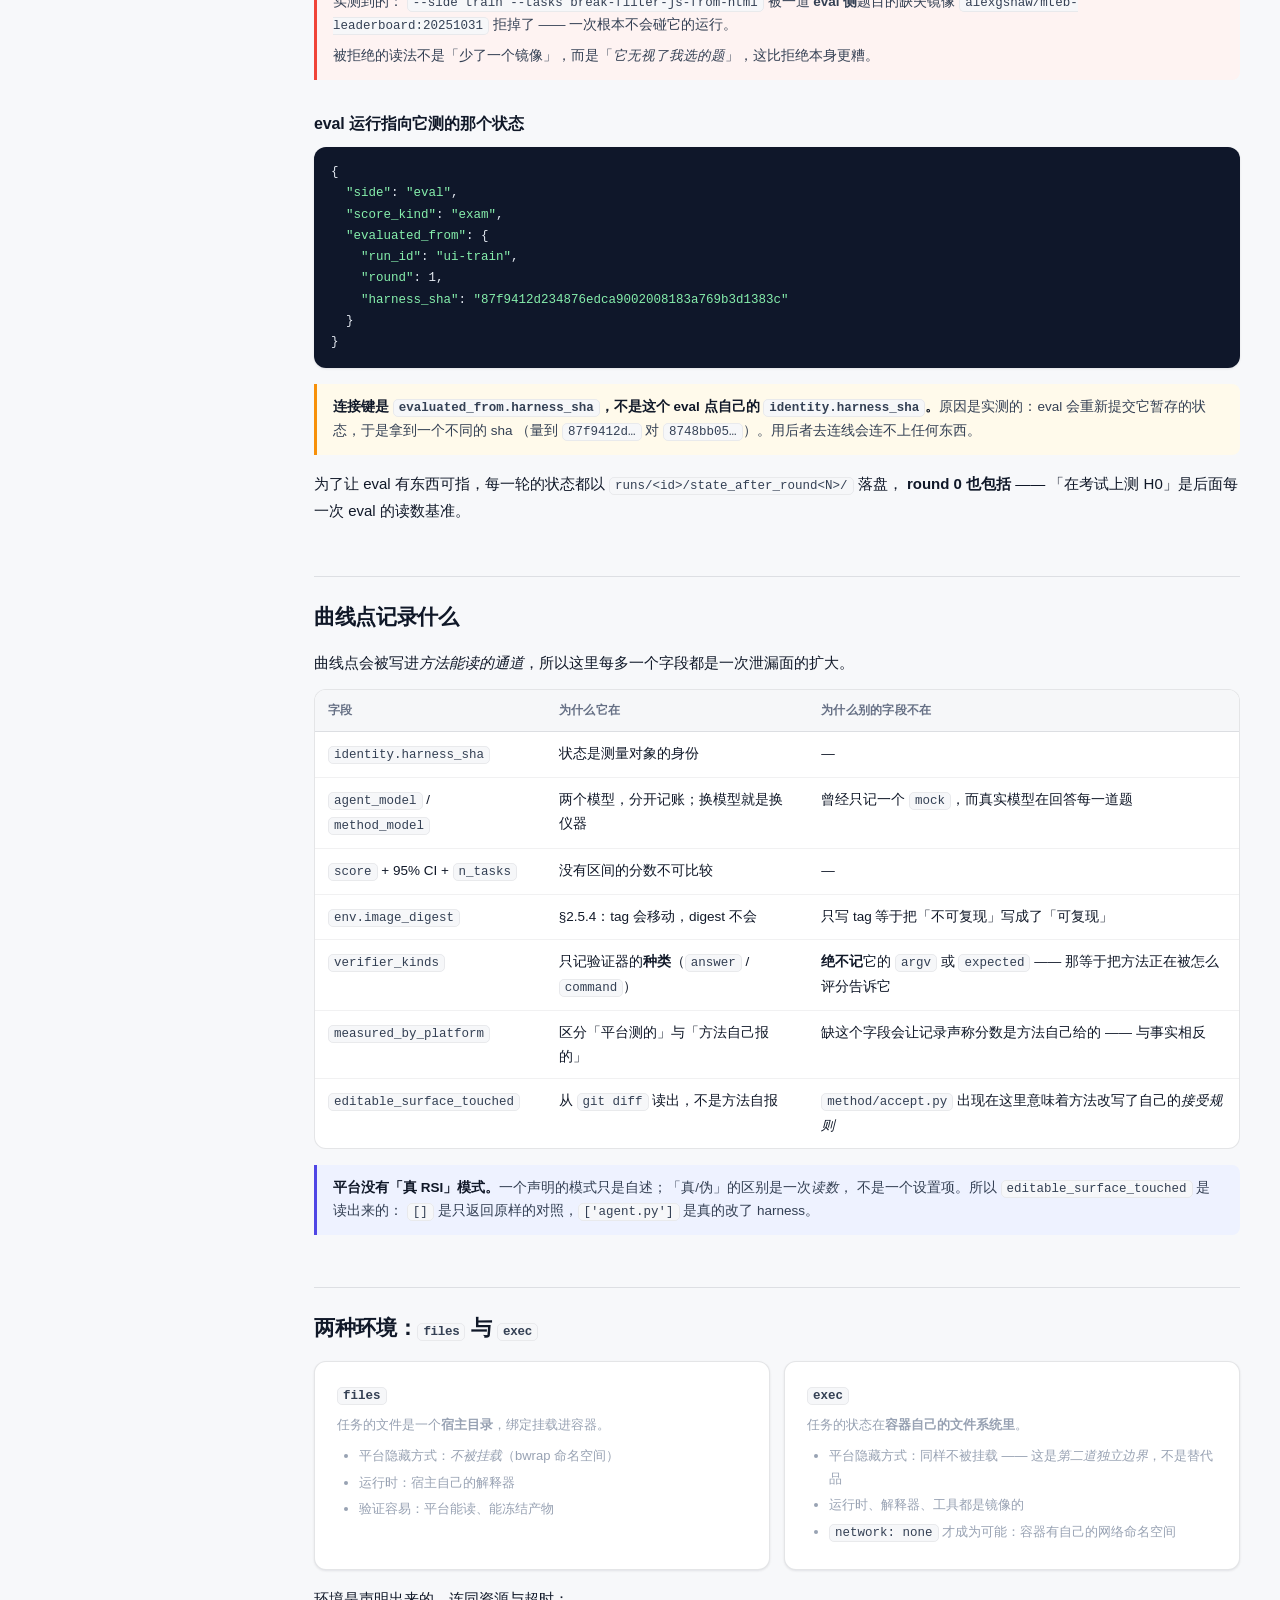
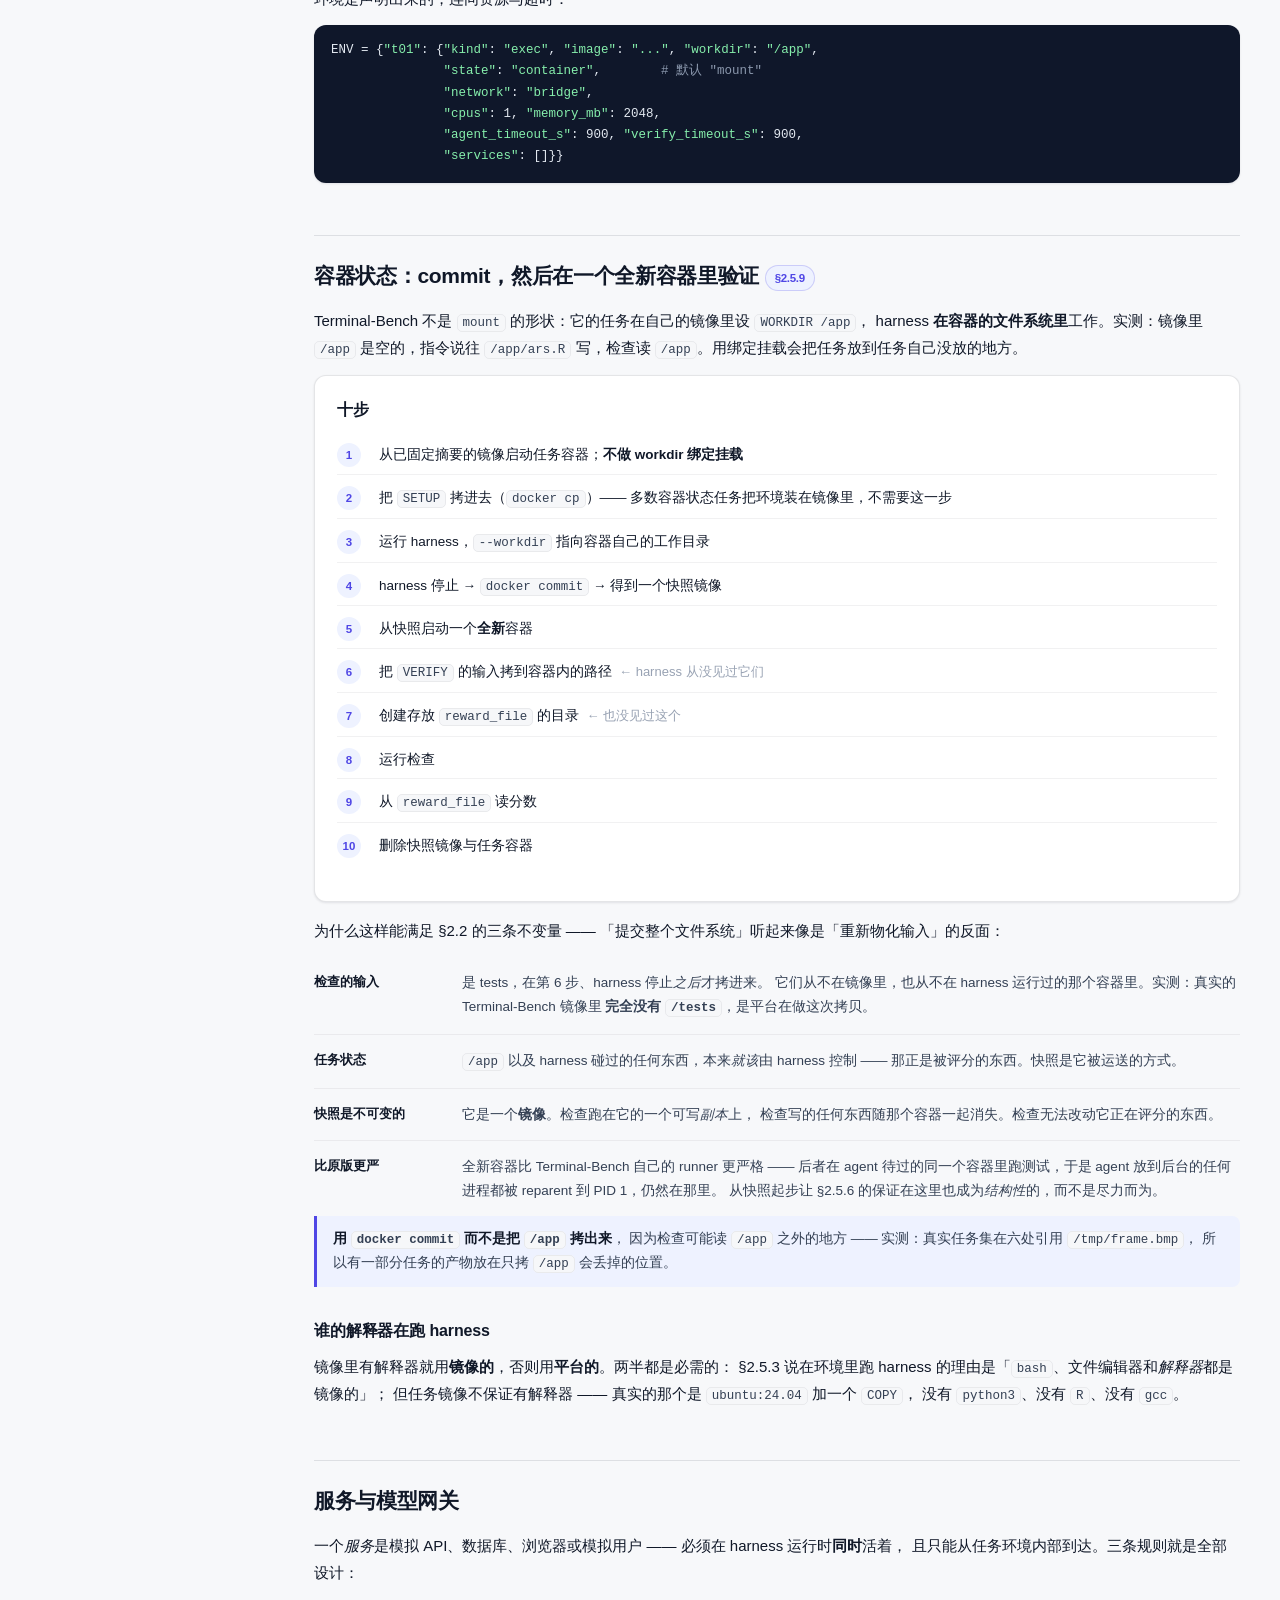
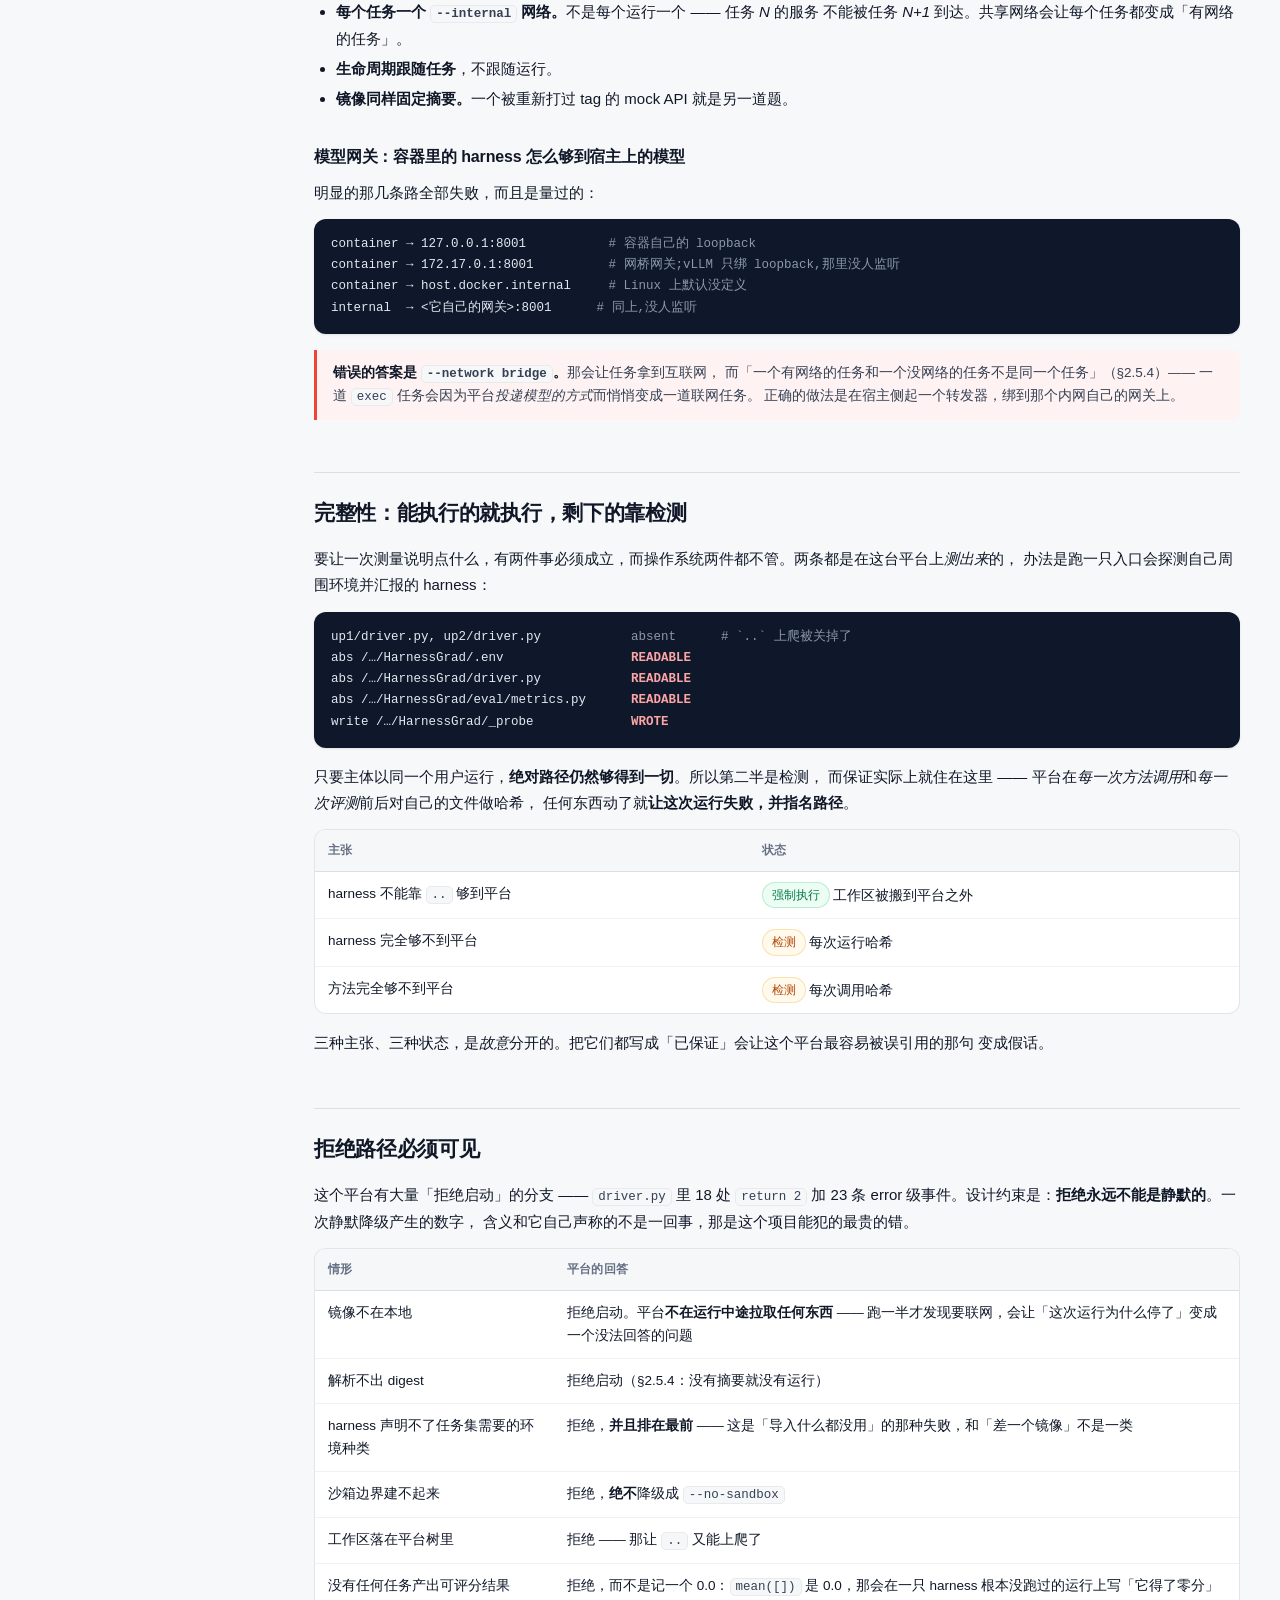
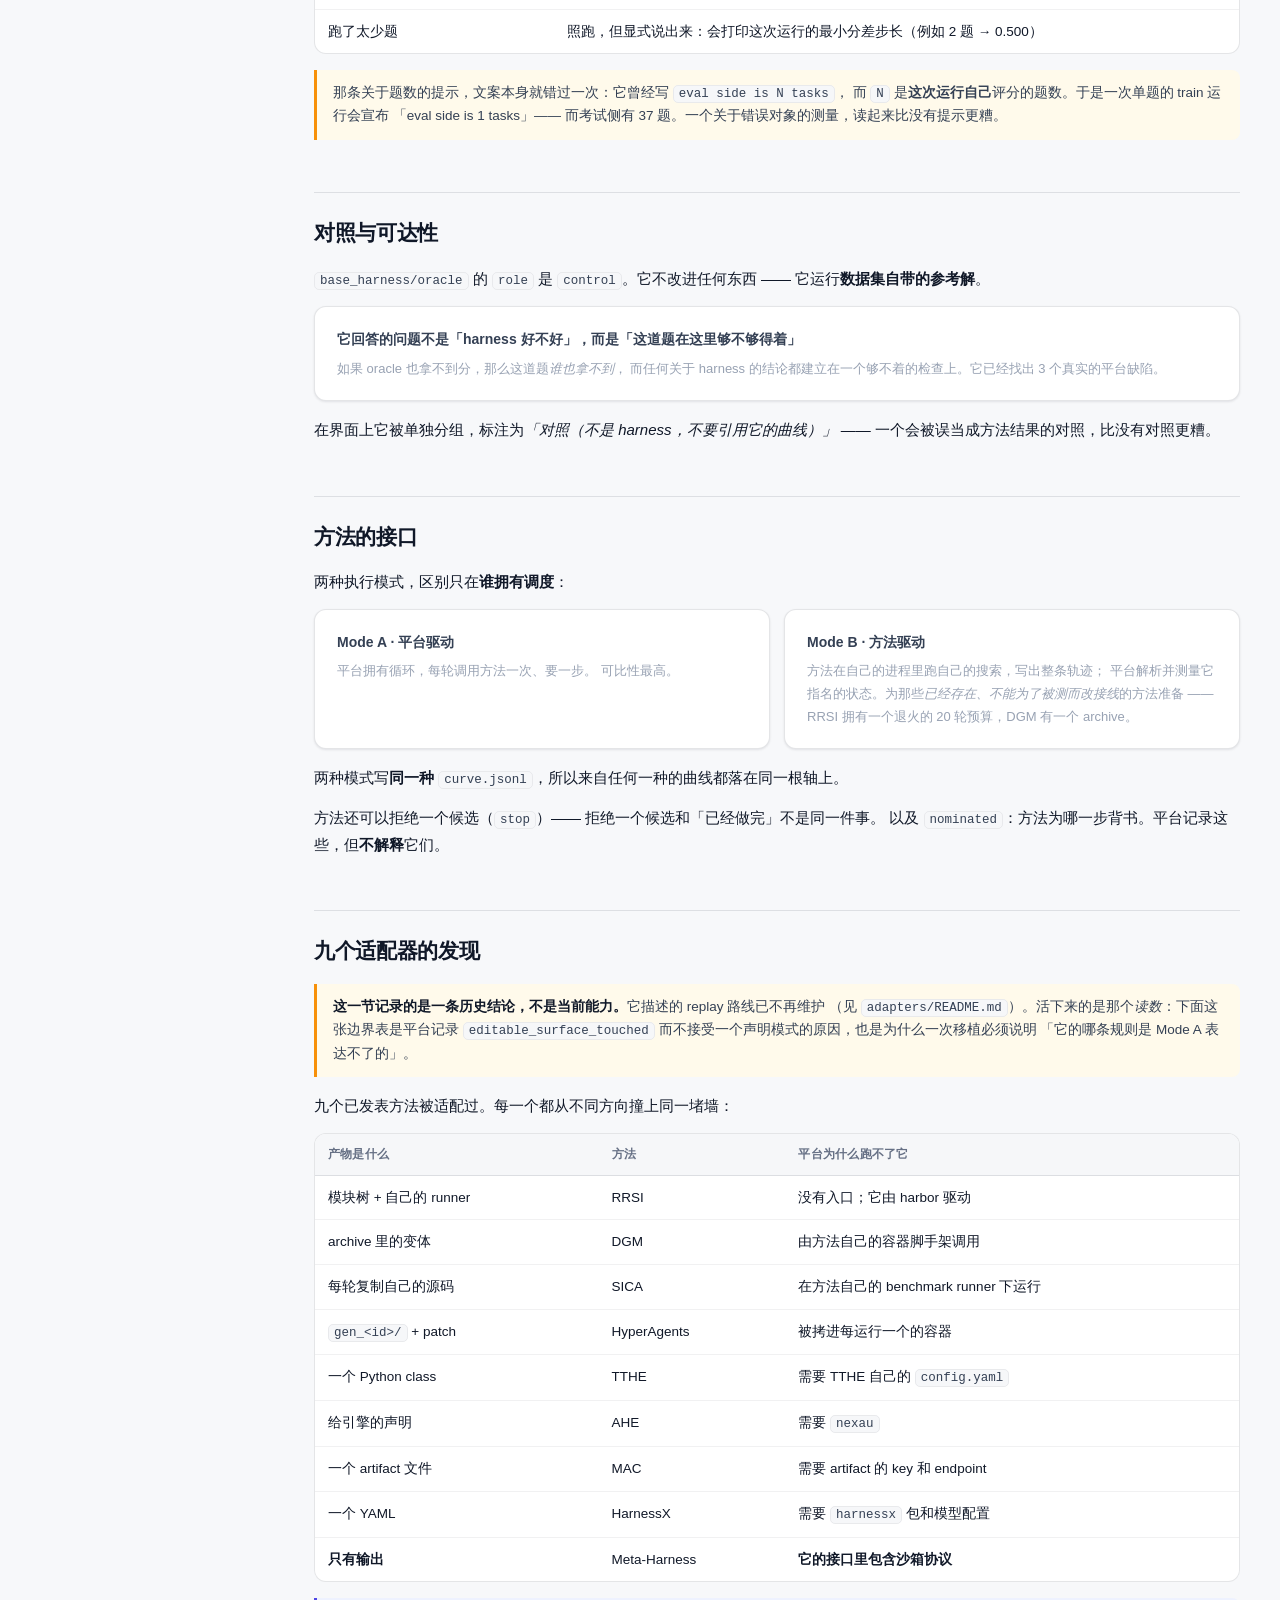
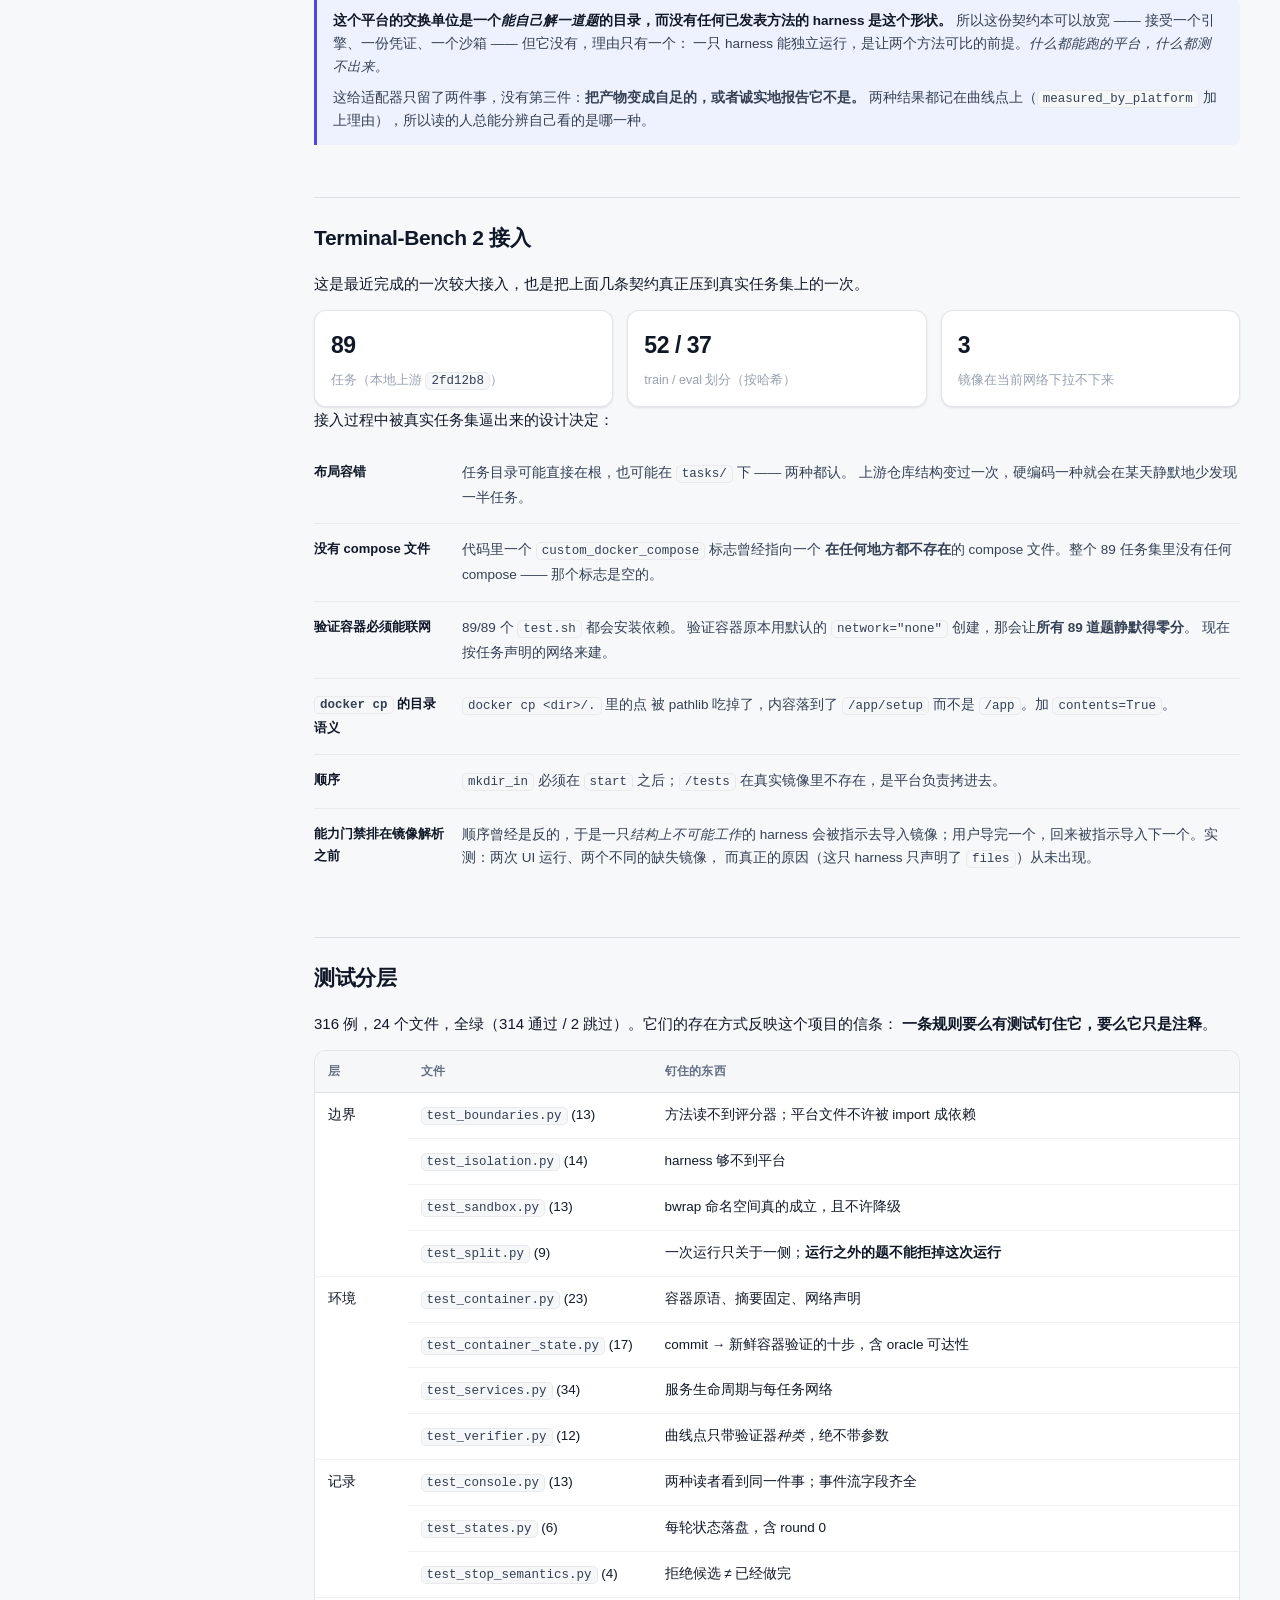
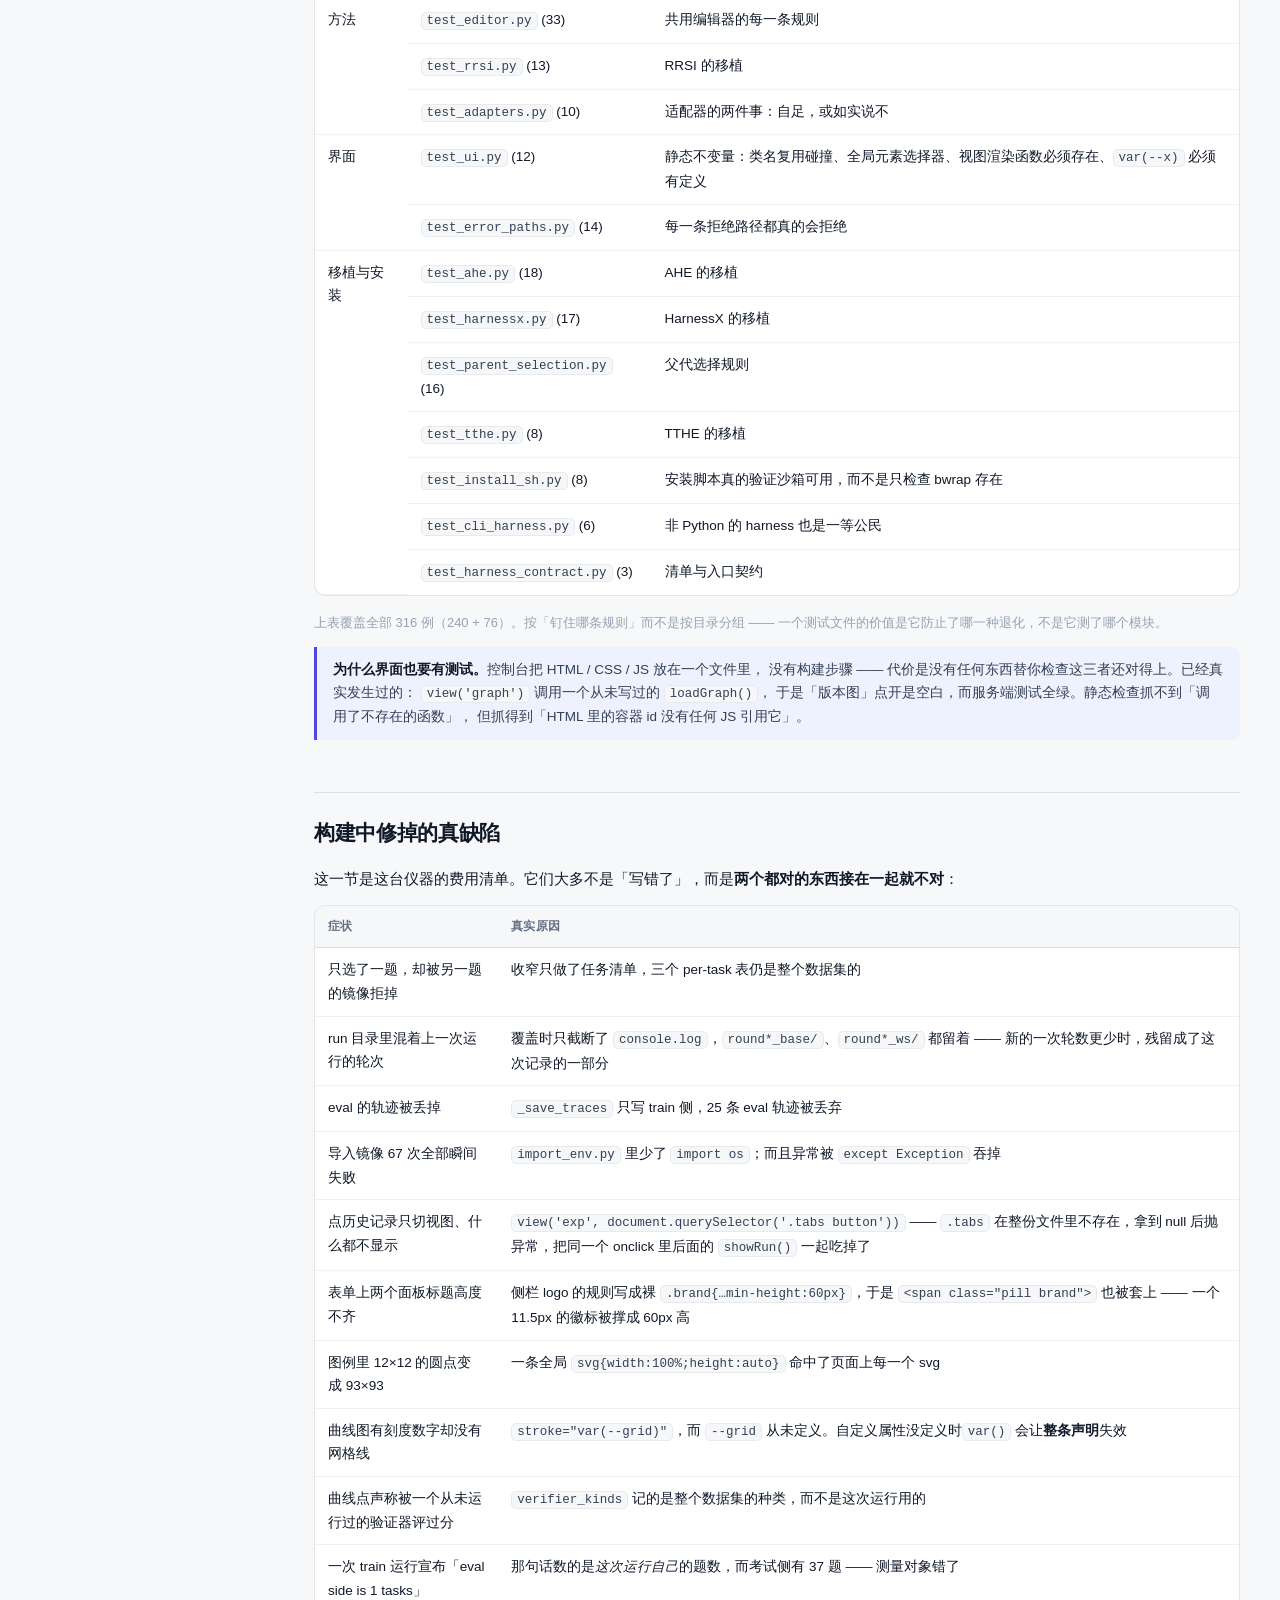
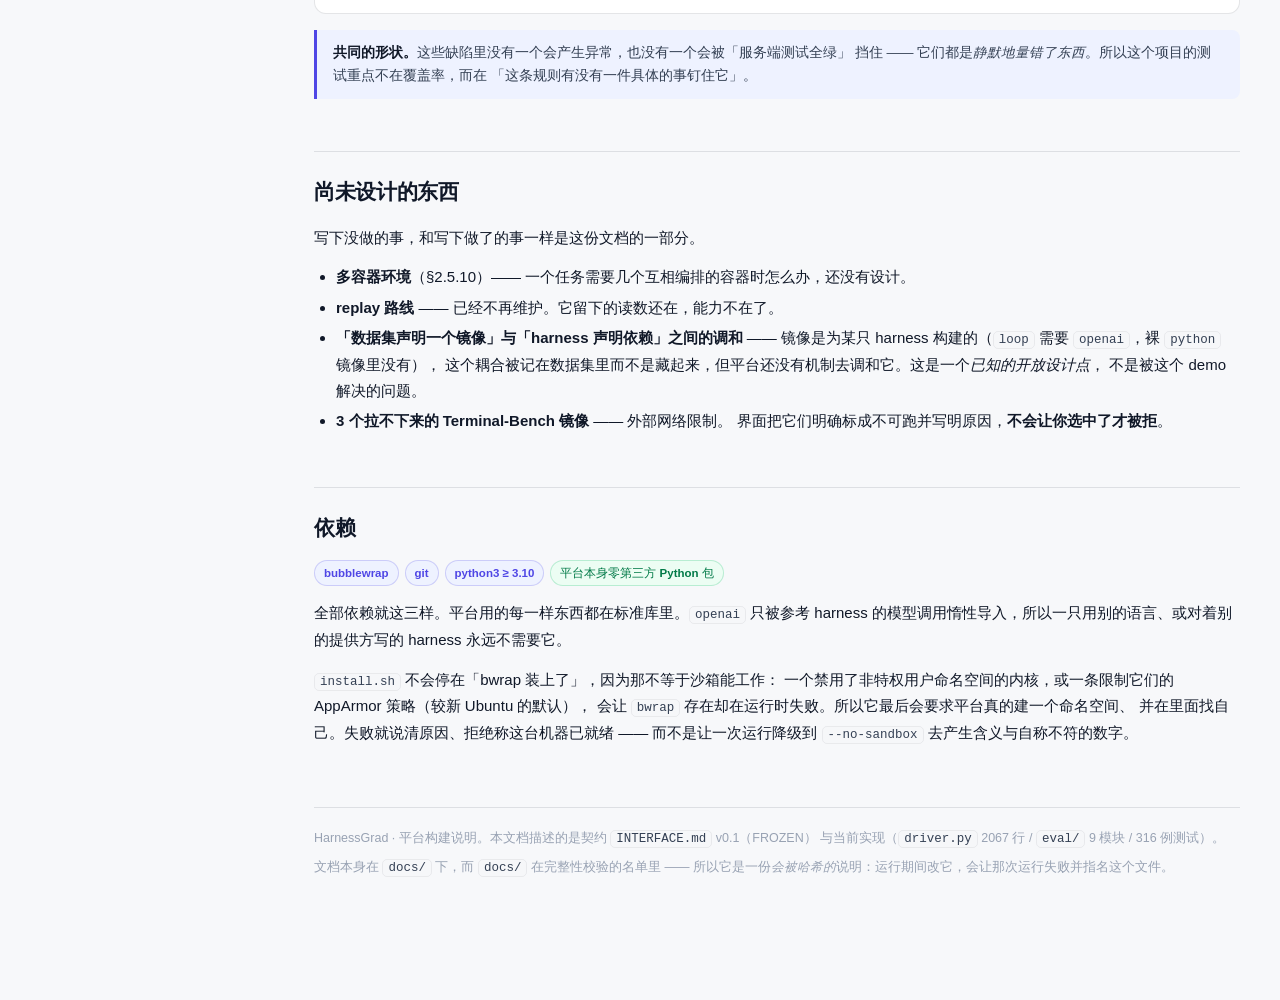
<file: docs/platform_build.html>
<!DOCTYPE html>
<html lang="zh-CN">
<head>
<meta charset="utf-8">
<meta name="viewport" content="width=device-width, initial-scale=1">
<title>HarnessGrad · 平台构建说明与技术细节</title>
<style>
  :root{
    --bg:#ffffff; --bg-app:#f7f8fa; --bg-side:#fbfbfd; --bg-code:#f6f7f9;
    --fg:#101828; --fg-2:#344054; --fg-3:#667085; --fg-4:#98a2b3;
    --line-1:rgba(16,24,40,.06); --line-2:rgba(16,24,40,.11); --line-3:rgba(16,24,40,.2);
    --brand:#4f46e5; --brand-hover:#4338ca; --brand-50:#eef2ff;
    --ok:#12b76a; --ok-bg:#ecfdf3; --ok-fg:#027a48;
    --warn:#f79009; --warn-bg:#fffaeb; --warn-fg:#b54708;
    --err:#f04438; --err-bg:#fef3f2; --err-fg:#b42318;
    --r-1:6px; --r-2:8px; --r-3:12px; --r-4:16px; --r-pill:999px;
    --sh-1:0 1px 2px rgba(16,24,40,.04), 0 1px 3px rgba(16,24,40,.06);
    --sh-2:0 4px 14px rgba(16,24,40,.07), 0 1px 3px rgba(16,24,40,.05);
    --ease:cubic-bezier(.4,0,.2,1); --dur:.15s;
    --mono:"SF Mono","JetBrains Mono","Fira Code",Consolas,"Liberation Mono",Menlo,monospace;
    --side:274px;
  }
  *{box-sizing:border-box}
  html{scroll-behavior:smooth}
  body{
    margin:0;background:var(--bg-app);color:var(--fg);
    font:15px/1.75 -apple-system,BlinkMacSystemFont,"Segoe UI","PingFang SC",
         "Hiragino Sans GB","Microsoft YaHei",Helvetica,Arial,sans-serif;
    -webkit-font-smoothing:antialiased;
  }
  code,kbd,pre{font-family:var(--mono)}
  a{color:var(--brand);text-decoration:none}
  a:hover{text-decoration:underline}

  /* ---------- 布局 ---------- */
  .frame{display:flex;min-height:100vh;align-items:flex-start}
  aside{
    position:sticky;top:0;flex:0 0 var(--side);width:var(--side);height:100vh;
    overflow-y:auto;background:var(--bg-side);border-right:1px solid var(--line-2);
    padding:22px 16px 40px;
  }
  .brand{display:flex;align-items:center;gap:10px;margin:0 4px 20px}
  .mark{
    width:28px;height:28px;border-radius:var(--r-2);flex:0 0 auto;
    background:linear-gradient(135deg,#4f46e5,#7c74f0);color:#fff;
    display:grid;place-items:center;font-weight:700;font-size:14px;
    box-shadow:0 1px 2px rgba(79,70,229,.3);
  }
  .brand b{font-size:14.5px;font-weight:650;letter-spacing:-.01em;display:block}
  .brand span{font-size:11.5px;color:var(--fg-4)}
  nav a{
    display:block;padding:6px 10px;border-radius:var(--r-2);color:var(--fg-3);
    font-size:13px;line-height:1.5;margin-bottom:1px;
  }
  nav a:hover{background:rgba(16,24,40,.045);color:var(--fg);text-decoration:none}
  nav a.on{background:var(--brand-50);color:var(--brand);font-weight:600}
  nav .grp{
    font-size:10.5px;font-weight:700;letter-spacing:.08em;text-transform:uppercase;
    color:var(--fg-4);margin:18px 10px 6px;
  }
  main{flex:1 1 auto;min-width:0;padding:34px 40px 120px;max-width:1080px}

  /* ---------- 排版 ---------- */
  h1{font-size:30px;line-height:1.25;font-weight:700;letter-spacing:-.022em;margin:0 0 10px}
  h2{
    font-size:21px;font-weight:680;letter-spacing:-.015em;margin:52px 0 14px;
    padding-top:22px;border-top:1px solid var(--line-2);
  }
  h2:first-of-type{border-top:none;padding-top:0;margin-top:0}
  h3{font-size:16px;font-weight:650;margin:30px 0 9px;letter-spacing:-.008em}
  h4{font-size:14px;font-weight:650;margin:20px 0 6px;color:var(--fg-2)}
  p{margin:0 0 13px}
  ul,ol{margin:0 0 14px;padding-left:22px}
  li{margin:4px 0}
  li>ul,li>ol{margin:4px 0}
  strong{font-weight:650}
  hr{border:none;border-top:1px solid var(--line-2);margin:34px 0}
  .lead{font-size:16.5px;line-height:1.7;color:var(--fg-2);margin-bottom:22px}
  .sub{color:var(--fg-4);font-size:13px}
  code{
    background:var(--bg-code);border:1px solid var(--line-1);border-radius:5px;
    padding:1px 5px;font-size:12.5px;color:var(--fg-2);white-space:nowrap;
  }
  /* 行内代码默认不断行,免得在标识符中间断开 —— 但它绝不能把页面顶出横向滚动条:
     一段长命令行在窄屏上会宽过正文。表格里的不在此列,那些由 .tw 的横向滚动兜住。 */
  p code,li code,h1 code,h2 code,h3 code,h4 code,.lead code,
  .note code,.kpi code,.sub code,.footer code,.layer code,ol.steps code{
    white-space:normal;overflow-wrap:anywhere;
  }
  pre{
    background:#0f172a;color:#e2e8f0;border-radius:var(--r-3);padding:15px 17px;
    overflow-x:auto;font-size:12.5px;line-height:1.7;margin:0 0 16px;
    box-shadow:var(--sh-1);
  }
  pre code{background:none;border:none;padding:0;color:inherit;white-space:pre}
  pre .c{color:#8b98ad}
  pre .k{color:#c4b5fd}
  pre .s{color:#86efac}
  pre .n{color:#fbbf24}
  pre .err{color:#fca5a5;font-weight:600}

  /* ---------- 卡片 ---------- */
  .card{
    background:var(--bg);border:1px solid var(--line-2);border-radius:var(--r-3);
    padding:20px 22px;margin:0 0 16px;box-shadow:var(--sh-1);
  }
  .card>h3:first-child,.card>h4:first-child{margin-top:0}
  .card.flush{padding:0;overflow:hidden}
  .grid{display:grid;gap:14px}
  .g2{grid-template-columns:1fr 1fr}
  .g3{grid-template-columns:repeat(3,1fr)}
  @media(max-width:1000px){.g2,.g3{grid-template-columns:1fr}}
  .kpi{
    background:var(--bg);border:1px solid var(--line-2);border-radius:var(--r-3);
    padding:14px 16px;box-shadow:var(--sh-1);
  }
  .kpi b{display:block;font-size:23px;font-weight:700;letter-spacing:-.02em;
    font-variant-numeric:tabular-nums}
  .kpi span{font-size:12.5px;color:var(--fg-4)}
  .kpi .u{font-size:13px;font-weight:500;color:var(--fg-3);margin-left:2px}

  /* ---------- 表格 ---------- */
  table{width:100%;border-collapse:separate;border-spacing:0;font-size:13.5px;
    background:var(--bg);border:1px solid var(--line-2);border-radius:var(--r-3);
    overflow:hidden;margin:0 0 16px}
  th{
    text-align:left;font-weight:650;font-size:12px;color:var(--fg-3);
    letter-spacing:.02em;padding:10px 13px;background:var(--bg-code);
    border-bottom:1px solid var(--line-2);white-space:nowrap;
  }
  td{padding:10px 13px;border-bottom:1px solid var(--line-1);vertical-align:top}
  tr:last-child td{border-bottom:none}
  td code{white-space:nowrap}
  .tw{overflow-x:auto}

  /* ---------- 小件 ---------- */
  .pill{
    display:inline-flex;align-items:center;gap:5px;padding:2px 9px;
    border-radius:var(--r-pill);font-size:11.5px;font-weight:550;
    border:1px solid var(--line-2);color:var(--fg-3);white-space:nowrap;
    vertical-align:1px;
  }
  .pill.ok{color:var(--ok-fg);border-color:rgba(18,183,106,.24);background:var(--ok-bg)}
  .pill.warn{color:var(--warn-fg);border-color:rgba(247,144,9,.26);background:var(--warn-bg)}
  .pill.err{color:var(--err-fg);border-color:rgba(240,68,56,.24);background:var(--err-bg)}
  .pill.mute{color:var(--fg-4)}
  .pill.accent{color:var(--brand);border-color:rgba(79,70,229,.22);background:var(--brand-50)}

  .note{
    border-left:3px solid var(--brand);background:var(--brand-50);
    border-radius:0 var(--r-2) var(--r-2) 0;padding:12px 16px;margin:0 0 16px;
    font-size:13.5px;line-height:1.7;color:var(--fg-2);
  }
  .note.warn{border-color:var(--warn);background:var(--warn-bg)}
  .note.err{border-color:var(--err);background:var(--err-bg)}
  .note b{color:var(--fg);font-weight:650}
  .note :last-child{margin-bottom:0}
  .note p{margin-bottom:8px}

  .flow{
    background:var(--bg);border:1px solid var(--line-2);border-radius:var(--r-3);
    padding:18px 20px;margin:0 0 16px;overflow-x:auto;
  }
  .flow pre{background:none;color:var(--fg-2);box-shadow:none;padding:0;margin:0;
    font-size:12.5px;line-height:1.85}
  .flow pre .hi{color:var(--brand);font-weight:600}
  .flow pre .dim{color:var(--fg-4)}

  .layers{display:grid;gap:0}
  .layer{
    display:grid;grid-template-columns:132px 1fr;gap:16px;
    padding:14px 0;border-bottom:1px solid var(--line-1);
  }
  .layer:last-child{border-bottom:none}
  .layer>b{font-size:13px;font-weight:650;color:var(--fg)}
  .layer>div{font-size:13.5px;color:var(--fg-2)}
  .layer>div p{margin:0 0 6px}
  .layer>div p:last-child{margin-bottom:0}

  ol.steps{counter-reset:s;list-style:none;padding-left:0;margin:0 0 16px}
  ol.steps>li{
    counter-increment:s;position:relative;padding:7px 0 7px 42px;
    border-bottom:1px solid var(--line-1);font-size:13.5px;
  }
  ol.steps>li:last-child{border-bottom:none}
  ol.steps>li::before{
    content:counter(s);position:absolute;left:0;top:7px;
    width:24px;height:24px;border-radius:var(--r-pill);background:var(--brand-50);
    color:var(--brand);font-size:11.5px;font-weight:700;
    display:grid;place-items:center;
  }
  .tags{display:flex;flex-wrap:wrap;gap:6px;margin:0 0 14px}
  .footer{
    margin-top:60px;padding-top:20px;border-top:1px solid var(--line-2);
    color:var(--fg-4);font-size:12.5px;
  }
  @media(max-width:900px){
    aside{display:none}
    main{padding:22px 18px 80px}
  }
</style>
</head>
<body>
<div class="frame">

<aside>
  <div class="brand">
    <div class="mark">H</div>
    <div><b>HarnessGrad</b><span>平台构建说明</span></div>
  </div>
  <nav id="toc">
    <a href="#what">这是什么</a>
    <a href="#boundary">分工边界</a>
    <div class="grp">架构</div>
    <a href="#layout">代码布局</a>
    <a href="#flow">一次运行的流程</a>
    <a href="#objects">三个对象</a>
    <div class="grp">契约与技术细节</div>
    <a href="#exchange">交换单位与清单</a>
    <a href="#split">一次运行只关于一侧</a>
    <a href="#record">曲线点记录什么</a>
    <a href="#envs">两种环境：files / exec</a>
    <a href="#state">容器状态：commit 后验证</a>
    <a href="#services">服务与模型网关</a>
    <a href="#integrity">完整性：检测而非假设</a>
    <a href="#refusal">拒绝路径必须可见</a>
    <a href="#oracle">对照与可达性</a>
    <div class="grp">方法与适配</div>
    <a href="#methods">方法的接口</a>
    <a href="#adapters">九个适配器的发现</a>
    <a href="#tb">Terminal-Bench 接入</a>
    <div class="grp">验证与边界</div>
    <a href="#tests">测试分层</a>
    <a href="#defects">构建中修掉的真缺陷</a>
    <a href="#notdesigned">尚未设计的东西</a>
  </nav>
</aside>

<main>

<h1>HarnessGrad：这个平台是怎么搭的</h1>
<p class="sub" style="margin:0 0 14px">
  这份是<strong>技术细节版</strong>，写给已经知道这个项目、要看实现理由的人。
  第一次接触的话，先看 <a href="intro.html">docs/intro.html</a> —— 一页纸的定位与核心概念。
</p>
<p class="lead">
  一句话：<strong>我们不提出一个 RSI 方法，我们造那台让 RSI 方法可以互相比较的仪器。</strong>
  所以平台拥有「测量」，而把「怎么改进 harness」完整地留给外部。下面记录的是这台仪器的
  构造方式、每条规则背后的理由，以及哪些结论是<em>实测</em>出来的而不是推定的 ——
  这个区分在这个项目里是硬要求，因为它决定了哪句话可以被引用。
</p>

<div class="grid g3" style="margin-bottom:26px">
  <div class="kpi"><b>9<span class="u">个</span></b><span>平台自有模块（<code>eval/</code>）</span></div>
  <div class="kpi"><b>316<span class="u">例</span></b><span>质量测试（314 通过 / 2 跳过）</span></div>
  <div class="kpi"><b>1695<span class="u">行</span></b><span>冻结的接口契约 <code>INTERFACE.md</code></span></div>
</div>

<h2 id="what">这是什么</h2>

<p>
  每一个 harness 自进化方法都报告一个最终分数增量。没有一种能说清那个增量<em>是由什么构成的</em>，
  也没有一种把它报在一条能和别的方法对比的曲线上。这个领域缺一个共同的训练信号。
</p>

<div class="card">
  <h3>HarnessGrad 定义的那个信号</h3>
  <p style="margin-bottom:8px">一个 base harness · 一个固定的任务集 · 一个采样循环，以及一个曲线点，记录：</p>
  <ul style="margin-bottom:0">
    <li>harness 状态（<code>harness.json</code> 的 sha，以及它在 git 里的提交）</li>
    <li>涉及的两个模型 —— <strong>agent 模型</strong>（决定分数）与 <strong>方法模型</strong>（决定改什么）</li>
    <li>分数与 95% 置信区间，以及是在几道题上测的</li>
    <li>拿到这个分数花掉的算力（token、wall clock、评测次数）</li>
  </ul>
</div>

<h2 id="boundary">分工边界</h2>

<p>
  整个设计只有一条不能让步的线：<strong>评分不可委托</strong>。一个自己给自己打分的主体，
  会让所有跨方法比较同时失效 —— 它不是在被测量，它是在给自己批卷子。
</p>

<div class="tw">
<table>
  <thead><tr><th>平台拥有</th><th>Harness（及其方法）拥有</th></tr></thead>
  <tbody>
    <tr><td>跑哪些题、跑几轮</td><td>从轨迹里读任何它想读的东西</td></tr>
    <tr><td>执行 harness、收集轨迹</td><td>决定怎么修改 harness</td></tr>
    <tr><td><strong>全部评分</strong></td><td>—</td></tr>
    <tr><td>每一个曲线点、ckpt 与 token 计数</td><td>—</td></tr>
  </tbody>
</table>
</div>

<p>
  这条线在代码里的体现是 <code>PLATFORM</code> 这个元组 —— 它同时也是完整性校验的名单：
</p>

<pre><code><span class="c"># eval/integrity.py</span>
PLATFORM = (<span class="s">"driver.py"</span>, <span class="s">"eval"</span>, <span class="s">"ckpt"</span>, <span class="s">"data"</span>, <span class="s">"tools"</span>, <span class="s">"methods"</span>,
            <span class="s">"tests"</span>, <span class="s">"docs"</span>, <span class="s">"INTERFACE.md"</span>, <span class="s">".env"</span>)</code></pre>

<div class="note">
  <p><b><code>base_harness/</code> 故意不在这份名单里。</b>它是候选者，不是裁判：每次运行都先把它复制进工作区，
  被编辑的是那份副本。把它列进来会让「平台唯一要做的那次写入」被标成篡改。</p>
</div>

<h2 id="layout">代码布局</h2>

<div class="tw">
<table>
  <thead><tr><th>路径</th><th>规模</th><th>职责</th></tr></thead>
  <tbody>
    <tr><td><code>driver.py</code></td><td>2067 行</td><td>入口、门禁、采样循环、曲线写出</td></tr>
    <tr><td><code>INTERFACE.md</code></td><td>1695 行</td><td>冻结的契约 <span class="pill mute">v0.1 FROZEN</span></td></tr>
    <tr><td><code>eval/</code></td><td>9 个模块</td><td>平台自有的测量层，见下表</td></tr>
    <tr><td><code>data/</code></td><td>9 个数据集</td><td>任务、初始状态、评分器、环境声明</td></tr>
    <tr><td><code>ckpt/</code></td><td>2 个模块</td><td>用 git 支撑的 harness 状态</td></tr>
    <tr><td><code>base_harness/</code></td><td>5 个</td><td>可被进化的起点（其中 <code>oracle</code> 是对照）</td></tr>
    <tr><td><code>methods/</code></td><td>13 个</td><td>外部方法 + 共用的编辑器</td></tr>
    <tr><td><code>adapters/</code></td><td>17 个文件</td><td>把已发表方法接进来的移植层</td></tr>
    <tr><td><code>tools/</code></td><td>15 个</td><td>导入镜像、画曲线、看实验的控制台</td></tr>
    <tr><td><code>tests/quality/</code></td><td>24 个文件 / 316 例</td><td>把上面每一条规则钉住</td></tr>
  </tbody>
</table>
</div>

<h3><code>eval/</code> 里的九个模块</h3>

<div class="card">
  <div class="layers">
    <div class="layer"><b>runner.py</b><div><p>在任务集上执行 harness。平台自有（§0）。</p></div></div>
    <div class="layer"><b>metrics.py</b><div><p>评分与任务集选择。<strong>方法永远看不到这个模块。</strong></p></div></div>
    <div class="layer"><b>sandbox.py</b><div><p><code>bwrap</code> 挂载命名空间：平台通过<em>不被挂载</em>而消失，而不是靠检查。</p></div></div>
    <div class="layer"><b>container.py</b><div><p><code>exec</code> 环境的第二道独立边界：docker 原语层。</p></div></div>
    <div class="layer"><b>services.py</b><div><p>与任务并行的服务容器。负责<em>顺序与规则</em>，原语仍来自 container。</p></div></div>
    <div class="layer"><b>modelgate.py</b><div><p>把 harness 的模型端点发布到任务的内网（§2.5.7）。</p></div></div>
    <div class="layer"><b>integrity.py</b><div><p>自哈希：让一次运行不能悄悄让自己失效。</p></div></div>
    <div class="layer"><b>console.py</b><div><p>同时写人类文本与 <code>events.jsonl</code>，两种读者看到同一件事。</p></div></div>
    <div class="layer"><b>__init__.py</b><div><p>包边界。</p></div></div>
  </div>
</div>

<h2 id="flow">一次运行的流程</h2>

<div class="flow"><pre>
  <span class="dim">① 门口（任何东西被支付之前）</span>
    模型可用性检查          <span class="dim">backend 是 live 但 key 没配 → 每个分数都会来自一个够不到模型的 harness</span>
    加载数据集 + split      <span class="hi">按侧别收窄 —— 另一侧从此不在这次运行里</span>
    能力门禁 env_kinds      <span class="dim">harness 声明不了的任务,提前拒绝(见 §拒绝路径)</span>
    镜像摘要解析            <span class="hi">§2.5.4:解析不出 digest 就拒绝启动</span>
    容器/沙箱边界构建        <span class="dim">边界建不起来就停,绝不静默降级成主机上跑</span>
    工作区在平台之外         <span class="dim">拒绝任何让 harness 能用 .. 走到平台的路径</span>

  <span class="dim">② round 0：基线</span>
    commit H0 → 在工作区里评测 → 写曲线点 → 保存 state_after_round0/

  <span class="dim">③ 每一轮</span>
    调用方法(子进程) → 拿到候选 harness → <span class="hi">平台自己测量</span>
    → 写 state_after_roundN/ → 曲线点追加一行(立即落盘)

  <span class="dim">④ 出口</span>
    curve.jsonl / events.jsonl / traces / launch.json / console.log
</pre></div>

<p>
  曲线点是<strong>逐条追加并立即落盘</strong>的，不是最后一次性写出。一次被中断的运行曾经会在磁盘上
  留下<em>上一次</em>运行的 <code>curve.jsonl</code>，于是控制台画出一条属于另一次运行的曲线。
</p>

<h2 id="objects">三个对象</h2>

<div class="grid g3">
  <div class="card">
    <h4>harness</h4>
    <p class="sub" style="margin:0">一个<strong>能独立解一道题</strong>的目录。它是被进化的东西。
    用 git 做状态：commit 是检查点，prefix 是回滚，相同 prefix 天然去重。</p>
  </div>
  <div class="card">
    <h4>method</h4>
    <p class="sub" style="margin:0">一个<strong>外部</strong>进程。它拿到一份干净的 base harness 副本，
    产出候选 harness；平台再自己去测那些候选。</p>
  </div>
  <div class="card">
    <h4>agent = harness + model</h4>
    <p class="sub" style="margin:0">被测量的对象是两个东西的组合。所以曲线点必须同时记录
    harness 的 sha 与 agent 模型的标识。</p>
  </div>
</div>

<h3>为什么方法必须在 harness 之外</h3>

<div class="note">
  <p>最早的设计把方法放在 harness <em>内部</em>。那让它和一件产物绑死：它只能改进它自带的那只 harness，
  而两个方法无法比较，因为它们面对的是不同的起点。</p>
  <p style="margin-bottom:0">把方法放到外面，才让「同一个方法用在任意 base harness 上」成为可能 ——
  也正因如此，方法不再能是<em>被测量对象</em>的一部分。</p>
</div>

<p>
  方法通过<strong>子进程</strong>调用，永远不 <code>import</code>。这不是风格选择：一个被 import 的模块在加载时
  就被冻结了，而这个平台存在的意义正是测量一只<strong>会重写自己改进机制</strong>的 harness。
  import 不会让那种情况变复杂，它会让那种情况<em>无法被表达</em>。
</p>

<h2 id="exchange">交换单位与清单</h2>

<p>交换单位是<strong>整个 harness 仓库</strong>，不是一段代码。它必须自己声明自己：</p>

<pre><code><span class="c">// harness.json —— 清单（必需）</span>
{
  <span class="s">"name"</span>: <span class="s">"loop"</span>,
  <span class="s">"version"</span>: <span class="s">"0.2.0"</span>,
  <span class="s">"entrypoint"</span>: [<span class="s">"python3"</span>, <span class="s">"agent.py"</span>],
  <span class="s">"env_kinds"</span>: [<span class="s">"files"</span>, <span class="s">"exec"</span>],   <span class="c">// 它能在什么环境里工作</span>
  <span class="s">"role"</span>: <span class="s">"harness"</span>            <span class="c">// 或者 "control"</span>
}</code></pre>

<h3>harness 是一条命令，不是一种语言</h3>

<p>
  入口是 <code>argv</code> 数组，不是「一个 Python 函数」。所以一只用 shell、Go 或 Rust 写的 harness
  和一只 Python harness 在这个平台上是同一等公民 —— 平台只负责在正确的环境里执行那条命令。
</p>

<h2 id="split">一次运行只关于一侧 <span class="pill accent">§2.6</span></h2>

<p>
  这是最近一次重要的契约修订，也是整个评测可信度的承重墙。
</p>

<div class="grid g2">
  <div class="card">
    <h4><span class="pill accent">train</span> 训练运行</h4>
    <p class="sub">方法看得到轨迹，用来自我诊断。<strong>分数会被拟合抬高</strong> —— 它是进度，不是成绩。</p>
  </div>
  <div class="card">
    <h4><span class="pill ok">eval</span> 考试运行</h4>
    <p class="sub">测某个训练状态一次，方法完全不参与。考试题的轨迹<strong>结构上不在训练运行里</strong>。</p>
  </div>
</div>

<p>收窄是<em>结构性的</em>，不是靠一层字段遮蔽：</p>

<pre><code><span class="c"># driver.py</span>
<span class="c"># 另一侧从不被加载、从不被评测、它的轨迹从不被写出。于是</span>
<span class="c"># 「方法看不到考试」不再是一个平台扣住的字段,而是根本不在这</span>
<span class="c"># 次运行里的一侧。</span>
side_ids = list(split[args.side])
tasks_all = [t <span class="k">for</span> t <span class="k">in</span> tasks_all <span class="k">if</span> t[<span class="s">"task_id"</span>] <span class="k">in</span> set(side_ids)]
setups, verifiers, envs = _narrow_to_run(setups, verifiers, envs, side_ids)</code></pre>

<div class="note err">
  <p><b>这一行曾经是漏的。</b>收窄只作用在任务清单上，而 <code>load_envs</code> / <code>load_tasks</code>
  读的是<em>整个数据集</em>，于是三个表里都留着另一侧的条目。后果是实测到的：
  <code>--side train --tasks break-filter-js-from-html</code> 被一道 <strong>eval 侧</strong>题目的缺失镜像
  <code>alexgshaw/mteb-leaderboard:20251031</code> 拒掉了 —— 一次根本不会碰它的运行。</p>
  <p style="margin-bottom:0">被拒绝的读法不是「少了一个镜像」，而是「<em>它无视了我选的题</em>」，这比拒绝本身更糟。</p>
</div>

<h3>eval 运行指向它测的那个状态</h3>

<pre><code>{
  <span class="s">"side"</span>: <span class="s">"eval"</span>,
  <span class="s">"score_kind"</span>: <span class="s">"exam"</span>,
  <span class="s">"evaluated_from"</span>: {
    <span class="s">"run_id"</span>: <span class="s">"ui-train"</span>,
    <span class="s">"round"</span>: 1,
    <span class="s">"harness_sha"</span>: <span class="s">"87f9412d234876edca9002008183a769b3d1383c"</span>
  }
}</code></pre>

<div class="note warn">
  <p style="margin-bottom:0"><b>连接键是 <code>evaluated_from.harness_sha</code>，不是这个 eval 点自己的
  <code>identity.harness_sha</code>。</b>原因是实测的：eval 会重新提交它暂存的状态，于是拿到一个不同的 sha
  （量到 <code>87f9412d…</code> 对 <code>8748bb05…</code>）。用后者去连线会连不上任何东西。</p>
</div>

<p>
  为了让 eval 有东西可指，每一轮的状态都以 <code>runs/&lt;id&gt;/state_after_round&lt;N&gt;/</code> 落盘，
  <strong>round 0 也包括</strong> —— 「在考试上测 H0」是后面每一次 eval 的读数基准。
</p>

<h2 id="record">曲线点记录什么</h2>

<p>曲线点会被写进<em>方法能读的通道</em>，所以这里每多一个字段都是一次泄漏面的扩大。</p>

<div class="tw">
<table>
  <thead><tr><th>字段</th><th>为什么它在</th><th>为什么别的字段不在</th></tr></thead>
  <tbody>
    <tr>
      <td><code>identity.harness_sha</code></td>
      <td>状态是测量对象的身份</td>
      <td>—</td>
    </tr>
    <tr>
      <td><code>agent_model</code> / <code>method_model</code></td>
      <td>两个模型，分开记账；换模型就是换仪器</td>
      <td>曾经只记一个 <code>mock</code>，而真实模型在回答每一道题</td>
    </tr>
    <tr>
      <td><code>score</code> + 95% CI + <code>n_tasks</code></td>
      <td>没有区间的分数不可比较</td>
      <td>—</td>
    </tr>
    <tr>
      <td><code>env.image_digest</code></td>
      <td>§2.5.4：tag 会移动，digest 不会</td>
      <td>只写 tag 等于把「不可复现」写成了「可复现」</td>
    </tr>
    <tr>
      <td><code>verifier_kinds</code></td>
      <td>只记验证器的<strong>种类</strong>（<code>answer</code> / <code>command</code>）</td>
      <td><strong>绝不记</strong>它的 <code>argv</code> 或 <code>expected</code> —— 那等于把方法正在被怎么评分告诉它</td>
    </tr>
    <tr>
      <td><code>measured_by_platform</code></td>
      <td>区分「平台测的」与「方法自己报的」</td>
      <td>缺这个字段会让记录声称分数是方法自己给的 —— 与事实相反</td>
    </tr>
    <tr>
      <td><code>editable_surface_touched</code></td>
      <td>从 <code>git diff</code> 读出，不是方法自报</td>
      <td><code>method/accept.py</code> 出现在这里意味着方法改写了自己的<em>接受规则</em></td>
    </tr>
  </tbody>
</table>
</div>

<div class="note">
  <p style="margin-bottom:0"><b>平台没有「真 RSI」模式。</b>一个声明的模式只是自述；「真/伪」的区别是一次<em>读数</em>，
  不是一个设置项。所以 <code>editable_surface_touched</code> 是读出来的：
  <code>[]</code> 是只返回原样的对照，<code>['agent.py']</code> 是真的改了 harness。</p>
</div>

<h2 id="envs">两种环境：<code>files</code> 与 <code>exec</code></h2>

<div class="grid g2">
  <div class="card">
    <h4><code>files</code></h4>
    <p class="sub" style="margin-bottom:8px">任务的文件是一个<strong>宿主目录</strong>，绑定挂载进容器。</p>
    <ul class="sub" style="margin:0">
      <li>平台隐藏方式：<em>不被挂载</em>（bwrap 命名空间）</li>
      <li>运行时：宿主自己的解释器</li>
      <li>验证容易：平台能读、能冻结产物</li>
    </ul>
  </div>
  <div class="card">
    <h4><code>exec</code></h4>
    <p class="sub" style="margin-bottom:8px">任务的状态在<strong>容器自己的文件系统里</strong>。</p>
    <ul class="sub" style="margin:0">
      <li>平台隐藏方式：同样不被挂载 —— 这是<em>第二道独立边界</em>，不是替代品</li>
      <li>运行时、解释器、工具都是镜像的</li>
      <li><code>network: none</code> 才成为可能：容器有自己的网络命名空间</li>
    </ul>
  </div>
</div>

<p>环境是声明出来的，连同资源与超时：</p>

<pre><code>ENV = {<span class="s">"t01"</span>: {<span class="s">"kind"</span>: <span class="s">"exec"</span>, <span class="s">"image"</span>: <span class="s">"..."</span>, <span class="s">"workdir"</span>: <span class="s">"/app"</span>,
               <span class="s">"state"</span>: <span class="s">"container"</span>,        <span class="c"># 默认 "mount"</span>
               <span class="s">"network"</span>: <span class="s">"bridge"</span>,
               <span class="s">"cpus"</span>: 1, <span class="s">"memory_mb"</span>: 2048,
               <span class="s">"agent_timeout_s"</span>: 900, <span class="s">"verify_timeout_s"</span>: 900,
               <span class="s">"services"</span>: []}}</code></pre>

<h2 id="state">容器状态：commit，然后在一个全新容器里验证 <span class="pill accent">§2.5.9</span></h2>

<p>
  Terminal-Bench 不是 <code>mount</code> 的形状：它的任务在自己的镜像里设 <code>WORKDIR /app</code>，
  harness <strong>在容器的文件系统里</strong>工作。实测：镜像里 <code>/app</code> 是空的，指令说往
  <code>/app/ars.R</code> 写，检查读 <code>/app</code>。用绑定挂载会把任务放到任务自己没放的地方。
</p>

<div class="card">
  <h3 style="margin-bottom:12px">十步</h3>
  <ol class="steps">
    <li>从已固定摘要的镜像启动任务容器；<strong>不做 workdir 绑定挂载</strong></li>
    <li>把 <code>SETUP</code> 拷进去（<code>docker cp</code>）—— 多数容器状态任务把环境装在镜像里，不需要这一步</li>
    <li>运行 harness，<code>--workdir</code> 指向容器自己的工作目录</li>
    <li>harness 停止 → <code>docker commit</code> → 得到一个快照镜像</li>
    <li>从快照启动一个<strong>全新</strong>容器</li>
    <li>把 <code>VERIFY</code> 的输入拷到容器内的路径 &nbsp;<span class="sub">← harness 从没见过它们</span></li>
    <li>创建存放 <code>reward_file</code> 的目录 &nbsp;<span class="sub">← 也没见过这个</span></li>
    <li>运行检查</li>
    <li>从 <code>reward_file</code> 读分数</li>
    <li>删除快照镜像与任务容器</li>
  </ol>
</div>

<p>为什么这样能满足 §2.2 的三条不变量 —— 「提交整个文件系统」听起来像是「重新物化输入」的反面：</p>

<div class="layers">
  <div class="layer"><b>检查的输入</b><div><p>是 tests，在第 6 步、harness 停止<em>之后</em>才拷进来。
  它们从不在镜像里，也从不在 harness 运行过的那个容器里。实测：真实的 Terminal-Bench 镜像里
  <strong>完全没有 <code>/tests</code></strong>，是平台在做这次拷贝。</p></div></div>
  <div class="layer"><b>任务状态</b><div><p><code>/app</code> 以及 harness 碰过的任何东西，本来<em>就该</em>由 harness 控制 ——
  那正是被评分的东西。快照是它被运送的方式。</p></div></div>
  <div class="layer"><b>快照是不可变的</b><div><p>它是一个<strong>镜像</strong>。检查跑在它的一个可写<em>副本</em>上，
  检查写的任何东西随那个容器一起消失。检查无法改动它正在评分的东西。</p></div></div>
  <div class="layer"><b>比原版更严</b><div><p>全新容器比 Terminal-Bench 自己的 runner 更严格 ——
  后者在 agent 待过的同一个容器里跑测试，于是 agent 放到后台的任何进程都被 reparent 到 PID 1，仍然在那里。
  从快照起步让 §2.5.6 的保证在这里也成为<em>结构性</em>的，而不是尽力而为。</p></div></div>
</div>

<div class="note">
  <p style="margin-bottom:0"><b>用 <code>docker commit</code> 而不是把 <code>/app</code> 拷出来</b>，
  因为检查可能读 <code>/app</code> 之外的地方 —— 实测：真实任务集在六处引用 <code>/tmp/frame.bmp</code>，
  所以有一部分任务的产物放在只拷 <code>/app</code> 会丢掉的位置。</p>
</div>

<h3>谁的解释器在跑 harness</h3>

<p>
  镜像里有解释器就用<strong>镜像的</strong>，否则用<strong>平台的</strong>。两半都是必需的：
  §2.5.3 说在环境里跑 harness 的理由是「<code>bash</code>、文件编辑器和<em>解释器</em>都是镜像的」；
  但任务镜像不保证有解释器 —— 真实的那个是 <code>ubuntu:24.04</code> 加一个 <code>COPY</code>，
  没有 <code>python3</code>、没有 <code>R</code>、没有 <code>gcc</code>。
</p>

<h2 id="services">服务与模型网关</h2>

<p>
  一个<em>服务</em>是模拟 API、数据库、浏览器或模拟用户 —— 必须在 harness 运行时<strong>同时</strong>活着，
  且只能从任务环境内部到达。三条规则就是全部设计：
</p>

<ul>
  <li><strong>每个任务一个 <code>--internal</code> 网络。</strong>不是每个运行一个 —— 任务 <em>N</em> 的服务
  不能被任务 <em>N+1</em> 到达。共享网络会让每个任务都变成「有网络的任务」。</li>
  <li><strong>生命周期跟随任务</strong>，不跟随运行。</li>
  <li><strong>镜像同样固定摘要。</strong>一个被重新打过 tag 的 mock API 就是另一道题。</li>
</ul>

<h3>模型网关：容器里的 harness 怎么够到宿主上的模型</h3>

<p>明显的那几条路全部失败，而且是量过的：</p>

<pre><code>container → 127.0.0.1:8001           <span class="c"># 容器自己的 loopback</span>
container → 172.17.0.1:8001          <span class="c"># 网桥网关;vLLM 只绑 loopback,那里没人监听</span>
container → host.docker.internal     <span class="c"># Linux 上默认没定义</span>
internal  → &lt;它自己的网关&gt;:8001      <span class="c"># 同上,没人监听</span></code></pre>

<div class="note err">
  <p style="margin-bottom:0"><b>错误的答案是 <code>--network bridge</code>。</b>那会让任务拿到互联网，
  而「一个有网络的任务和一个没网络的任务不是同一个任务」（§2.5.4）——
  一道 <code>exec</code> 任务会因为平台<em>投递模型的方式</em>而悄悄变成一道联网任务。
  正确的做法是在宿主侧起一个转发器，绑到那个内网自己的网关上。</p>
</div>

<h2 id="integrity">完整性：能执行的就执行，剩下的靠检测</h2>

<p>
  要让一次测量说明点什么，有两件事必须成立，而操作系统两件都不管。两条都是在这台平台上<em>测出来</em>的，
  办法是跑一只入口会探测自己周围环境并汇报的 harness：
</p>

<pre><code>up1/driver.py, up2/driver.py            <span class="c">absent</span>      <span class="c"># `..` 上爬被关掉了</span>
abs /…/HarnessGrad/.env                 <span class="err">READABLE</span>
abs /…/HarnessGrad/driver.py            <span class="err">READABLE</span>
abs /…/HarnessGrad/eval/metrics.py      <span class="err">READABLE</span>
write /…/HarnessGrad/_probe             <span class="err">WROTE</span></code></pre>

<p>
  只要主体以同一个用户运行，<strong>绝对路径仍然够得到一切</strong>。所以第二半是检测，
  而保证实际上就住在这里 —— 平台在<em>每一次方法调用</em>和<em>每一次评测</em>前后对自己的文件做哈希，
  任何东西动了就<strong>让这次运行失败，并指名路径</strong>。
</p>

<div class="tw">
<table>
  <thead><tr><th>主张</th><th>状态</th></tr></thead>
  <tbody>
    <tr><td>harness 不能靠 <code>..</code> 够到平台</td><td><span class="pill ok">强制执行</span> 工作区被搬到平台之外</td></tr>
    <tr><td>harness 完全够不到平台</td><td><span class="pill warn">检测</span> 每次运行哈希</td></tr>
    <tr><td>方法完全够不到平台</td><td><span class="pill warn">检测</span> 每次调用哈希</td></tr>
  </tbody>
</table>
</div>

<p>
  三种主张、三种状态，是<em>故意</em>分开的。把它们都写成「已保证」会让这个平台最容易被误引用的那句
  变成假话。
</p>

<h2 id="refusal">拒绝路径必须可见</h2>

<p>
  这个平台有大量「拒绝启动」的分支 —— <code>driver.py</code> 里 18 处 <code>return 2</code> 加
  23 条 error 级事件。设计约束是：<strong>拒绝永远不能是静默的</strong>。一次静默降级产生的数字，
  含义和它自己声称的不是一回事，那是这个项目能犯的最贵的错。
</p>

<div class="tw">
<table>
  <thead><tr><th>情形</th><th>平台的回答</th></tr></thead>
  <tbody>
    <tr><td>镜像不在本地</td><td>拒绝启动。平台<strong>不在运行中途拉取任何东西</strong> —— 跑一半才发现要联网，会让「这次运行为什么停了」变成一个没法回答的问题</td></tr>
    <tr><td>解析不出 digest</td><td>拒绝启动（§2.5.4：没有摘要就没有运行）</td></tr>
    <tr><td>harness 声明不了任务集需要的环境种类</td><td>拒绝，<strong>并且排在最前</strong> —— 这是「导入什么都没用」的那种失败，和「差一个镜像」不是一类</td></tr>
    <tr><td>沙箱边界建不起来</td><td>拒绝，<strong>绝不</strong>降级成 <code>--no-sandbox</code></td></tr>
    <tr><td>工作区落在平台树里</td><td>拒绝 —— 那让 <code>..</code> 又能上爬了</td></tr>
    <tr><td>没有任何任务产出可评分结果</td><td>拒绝，而不是记一个 0.0：<code>mean([])</code> 是 0.0，那会在一只 harness 根本没跑过的运行上写「它得了零分」</td></tr>
    <tr><td>跑了太少题</td><td>照跑，但显式说出来：会打印这次运行的最小分差步长（例如 2 题 → 0.500）</td></tr>
  </tbody>
</table>
</div>

<div class="note warn">
  <p style="margin-bottom:0">那条关于题数的提示，文案本身就错过一次：它曾经写 <code>eval side is N tasks</code>，
  而 <code>N</code> 是<strong>这次运行自己</strong>评分的题数。于是一次单题的 train 运行会宣布
  「eval side is 1 tasks」—— 而考试侧有 37 题。一个关于错误对象的测量，读起来比没有提示更糟。</p>
</div>

<h2 id="oracle">对照与可达性</h2>

<p>
  <code>base_harness/oracle</code> 的 <code>role</code> 是 <code>control</code>。它不改进任何东西 ——
  它运行<strong>数据集自带的参考解</strong>。
</p>

<div class="card">
  <h4>它回答的问题不是「harness 好不好」，而是「这道题在这里够不够得着」</h4>
  <p class="sub" style="margin-bottom:0">如果 oracle 也拿不到分，那么这道题<em>谁也拿不到</em>，
  而任何关于 harness 的结论都建立在一个够不着的检查上。它已经找出 3 个真实的平台缺陷。</p>
</div>

<p>
  在界面上它被单独分组，标注为<em>「对照（不是 harness，不要引用它的曲线）」</em> ——
  一个会被误当成方法结果的对照，比没有对照更糟。
</p>

<h2 id="methods">方法的接口</h2>

<p>两种执行模式，区别只在<strong>谁拥有调度</strong>：</p>

<div class="grid g2">
  <div class="card">
    <h4>Mode A · 平台驱动</h4>
    <p class="sub" style="margin-bottom:0">平台拥有循环，每轮调用方法一次、要一步。
    可比性最高。</p>
  </div>
  <div class="card">
    <h4>Mode B · 方法驱动</h4>
    <p class="sub" style="margin-bottom:0">方法在自己的进程里跑自己的搜索，写出整条轨迹；
    平台解析并测量它指名的状态。为那些<em>已经存在、不能为了被测而改接线</em>的方法准备 ——
    RRSI 拥有一个退火的 20 轮预算，DGM 有一个 archive。</p>
  </div>
</div>

<p>两种模式写<strong>同一种</strong> <code>curve.jsonl</code>，所以来自任何一种的曲线都落在同一根轴上。</p>

<p>方法还可以拒绝一个候选（<code>stop</code>）—— 拒绝一个候选和「已经做完」不是同一件事。
以及 <code>nominated</code>：方法为哪一步背书。平台记录这些，但<strong>不解释</strong>它们。</p>

<h2 id="adapters">九个适配器的发现</h2>

<div class="note warn">
  <p style="margin-bottom:0"><b>这一节记录的是一条历史结论，不是当前能力。</b>它描述的 replay 路线已不再维护
  （见 <code>adapters/README.md</code>）。活下来的是那个<em>读数</em>：下面这张边界表是平台记录
  <code>editable_surface_touched</code> 而不接受一个声明模式的原因，也是为什么一次移植必须说明
  「它的哪条规则是 Mode A 表达不了的」。</p>
</div>

<p>九个已发表方法被适配过。每一个都从不同方向撞上同一堵墙：</p>

<div class="tw">
<table>
  <thead><tr><th>产物是什么</th><th>方法</th><th>平台为什么跑不了它</th></tr></thead>
  <tbody>
    <tr><td>模块树 + 自己的 runner</td><td>RRSI</td><td>没有入口；它由 harbor 驱动</td></tr>
    <tr><td>archive 里的变体</td><td>DGM</td><td>由方法自己的容器脚手架调用</td></tr>
    <tr><td>每轮复制自己的源码</td><td>SICA</td><td>在方法自己的 benchmark runner 下运行</td></tr>
    <tr><td><code>gen_&lt;id&gt;/</code> + patch</td><td>HyperAgents</td><td>被拷进每运行一个的容器</td></tr>
    <tr><td>一个 Python class</td><td>TTHE</td><td>需要 TTHE 自己的 <code>config.yaml</code></td></tr>
    <tr><td>给引擎的声明</td><td>AHE</td><td>需要 <code>nexau</code></td></tr>
    <tr><td>一个 artifact 文件</td><td>MAC</td><td>需要 artifact 的 key 和 endpoint</td></tr>
    <tr><td>一个 YAML</td><td>HarnessX</td><td>需要 <code>harnessx</code> 包和模型配置</td></tr>
    <tr><td><strong>只有输出</strong></td><td>Meta-Harness</td><td><strong>它的接口里包含沙箱协议</strong></td></tr>
  </tbody>
</table>
</div>

<div class="note">
  <p><b>这个平台的交换单位是一个<em>能自己解一道题</em>的目录，而没有任何已发表方法的 harness 是这个形状。</b>
  所以这份契约本可以放宽 —— 接受一个引擎、一份凭证、一个沙箱 —— 但它没有，理由只有一个：
  一只 harness 能独立运行，是让两个方法可比的前提。<em>什么都能跑的平台，什么都测不出来。</em></p>
  <p style="margin-bottom:0">这给适配器只留了两件事，没有第三件：<strong>把产物变成自足的，或者诚实地报告它不是。</strong>
  两种结果都记在曲线点上（<code>measured_by_platform</code> 加上理由），所以读的人总能分辨自己看的是哪一种。</p>
</div>

<h2 id="tb">Terminal-Bench 2 接入</h2>

<p>这是最近完成的一次较大接入，也是把上面几条契约真正压到真实任务集上的一次。</p>

<div class="grid g3">
  <div class="kpi"><b>89</b><span>任务（本地上游 <code>2fd12b8</code>）</span></div>
  <div class="kpi"><b>52 / 37</b><span>train / eval 划分（按哈希）</span></div>
  <div class="kpi"><b>3</b><span>镜像在当前网络下拉不下来</span></div>
</div>

<p>接入过程中被真实任务集逼出来的设计决定：</p>

<div class="layers">
  <div class="layer"><b>布局容错</b><div><p>任务目录可能直接在根，也可能在 <code>tasks/</code> 下 —— 两种都认。
  上游仓库结构变过一次，硬编码一种就会在某天静默地少发现一半任务。</p></div></div>
  <div class="layer"><b>没有 compose 文件</b><div><p>代码里一个 <code>custom_docker_compose</code> 标志曾经指向一个
  <strong>在任何地方都不存在</strong>的 compose 文件。整个 89 任务集里没有任何 compose —— 那个标志是空的。</p></div></div>
  <div class="layer"><b>验证容器必须能联网</b><div><p>89/89 个 <code>test.sh</code> 都会安装依赖。
  验证容器原本用默认的 <code>network="none"</code> 创建，那会让<strong>所有 89 道题静默得零分</strong>。
  现在按任务声明的网络来建。</p></div></div>
  <div class="layer"><b><code>docker cp</code> 的目录语义</b><div><p><code>docker cp &lt;dir&gt;/.</code> 里的点
  被 pathlib 吃掉了，内容落到了 <code>/app/setup</code> 而不是 <code>/app</code>。加 <code>contents=True</code>。</p></div></div>
  <div class="layer"><b>顺序</b><div><p><code>mkdir_in</code> 必须在 <code>start</code> 之后；<code>/tests</code>
  在真实镜像里不存在，是平台负责拷进去。</p></div></div>
  <div class="layer"><b>能力门禁排在镜像解析之前</b><div><p>顺序曾经是反的，于是一只<em>结构上不可能工作</em>的 harness
  会被指示去导入镜像；用户导完一个，回来被指示导入下一个。实测：两次 UI 运行、两个不同的缺失镜像，
  而真正的原因（这只 harness 只声明了 <code>files</code>）从未出现。</p></div></div>
</div>

<h2 id="tests">测试分层</h2>

<p>
  316 例，24 个文件，全绿（314 通过 / 2 跳过）。它们的存在方式反映这个项目的信条：
  <strong>一条规则要么有测试钉住它，要么它只是注释</strong>。
</p>

<div class="tw">
<table>
  <thead><tr><th>层</th><th>文件</th><th>钉住的东西</th></tr></thead>
  <tbody>
    <tr>
      <td rowspan="4">边界</td>
      <td><code>test_boundaries.py</code> (13)</td>
      <td>方法读不到评分器；平台文件不许被 import 成依赖</td>
    </tr>
    <tr><td><code>test_isolation.py</code> (14)</td><td>harness 够不到平台</td></tr>
    <tr><td><code>test_sandbox.py</code> (13)</td><td>bwrap 命名空间真的成立，且不许降级</td></tr>
    <tr><td><code>test_split.py</code> (9)</td><td>一次运行只关于一侧；<strong>运行之外的题不能拒掉这次运行</strong></td></tr>
    <tr>
      <td rowspan="4">环境</td>
      <td><code>test_container.py</code> (23)</td>
      <td>容器原语、摘要固定、网络声明</td>
    </tr>
    <tr><td><code>test_container_state.py</code> (17)</td><td>commit → 新鲜容器验证的十步，含 oracle 可达性</td></tr>
    <tr><td><code>test_services.py</code> (34)</td><td>服务生命周期与每任务网络</td></tr>
    <tr><td><code>test_verifier.py</code> (12)</td><td>曲线点只带验证器<em>种类</em>，绝不带参数</td></tr>
    <tr>
      <td rowspan="3">记录</td>
      <td><code>test_console.py</code> (13)</td><td>两种读者看到同一件事；事件流字段齐全</td></tr>
    <tr><td><code>test_states.py</code> (6)</td><td>每轮状态落盘，含 round 0</td></tr>
    <tr><td><code>test_stop_semantics.py</code> (4)</td><td>拒绝候选 ≠ 已经做完</td></tr>
    <tr>
      <td rowspan="3">方法</td>
      <td><code>test_editor.py</code> (33)</td><td>共用编辑器的每一条规则</td></tr>
    <tr><td><code>test_rrsi.py</code> (13)</td><td>RRSI 的移植</td></tr>
    <tr><td><code>test_adapters.py</code> (10)</td><td>适配器的两件事：自足，或如实说不</td></tr>
    <tr>
      <td rowspan="2">界面</td>
      <td><code>test_ui.py</code> (12)</td><td>静态不变量：类名复用碰撞、全局元素选择器、视图渲染函数必须存在、<code>var(--x)</code> 必须有定义</td>
    </tr>
    <tr><td><code>test_error_paths.py</code> (14)</td><td>每一条拒绝路径都真的会拒绝</td></tr>
    <tr>
      <td rowspan="7">移植与安装</td>
      <td><code>test_ahe.py</code> (18)</td><td>AHE 的移植</td>
    </tr>
    <tr><td><code>test_harnessx.py</code> (17)</td><td>HarnessX 的移植</td></tr>
    <tr><td><code>test_parent_selection.py</code> (16)</td><td>父代选择规则</td></tr>
    <tr><td><code>test_tthe.py</code> (8)</td><td>TTHE 的移植</td></tr>
    <tr><td><code>test_install_sh.py</code> (8)</td><td>安装脚本真的验证沙箱可用，而不是只检查 bwrap 存在</td></tr>
    <tr><td><code>test_cli_harness.py</code> (6)</td><td>非 Python 的 harness 也是一等公民</td></tr>
    <tr><td><code>test_harness_contract.py</code> (3)</td><td>清单与入口契约</td></tr>
  </tbody>
</table>
</div>

<p class="sub">上表覆盖全部 316 例（240 + 76）。按「钉住哪条规则」而不是按目录分组 ——
一个测试文件的价值是它防止了哪一种退化，不是它测了哪个模块。</p>

<div class="note">
  <p style="margin-bottom:0"><b>为什么界面也要有测试。</b>控制台把 HTML / CSS / JS 放在一个文件里，
  没有构建步骤 —— 代价是没有任何东西替你检查这三者还对得上。已经真实发生过的：
  <code>view('graph')</code> 调用一个从未写过的 <code>loadGraph()</code>，
  于是「版本图」点开是空白，而服务端测试全绿。静态检查抓不到「调用了不存在的函数」，
  但抓得到「HTML 里的容器 id 没有任何 JS 引用它」。</p>
</div>

<h2 id="defects">构建中修掉的真缺陷</h2>

<p>这一节是这台仪器的费用清单。它们大多不是「写错了」，而是<strong>两个都对的东西接在一起就不对</strong>：</p>

<div class="tw">
<table>
  <thead><tr><th>症状</th><th>真实原因</th></tr></thead>
  <tbody>
    <tr>
      <td>只选了一题，却被另一题的镜像拒掉</td>
      <td>收窄只做了任务清单，三个 per-task 表仍是整个数据集的</td>
    </tr>
    <tr>
      <td>run 目录里混着上一次运行的轮次</td>
      <td>覆盖时只截断了 <code>console.log</code>，<code>round*_base/</code>、<code>round*_ws/</code> 都留着 —— 新的一次轮数更少时，残留成了这次记录的一部分</td>
    </tr>
    <tr>
      <td>eval 的轨迹被丢掉</td>
      <td><code>_save_traces</code> 只写 train 侧，25 条 eval 轨迹被丢弃</td>
    </tr>
    <tr>
      <td>导入镜像 67 次全部瞬间失败</td>
      <td><code>import_env.py</code> 里少了 <code>import os</code>；而且异常被 <code>except Exception</code> 吞掉</td>
    </tr>
    <tr>
      <td>点历史记录只切视图、什么都不显示</td>
      <td><code>view('exp', document.querySelector('.tabs button'))</code> —— <code>.tabs</code> 在整份文件里不存在，拿到 null 后抛异常，把同一个 onclick 里后面的 <code>showRun()</code> 一起吃掉了</td>
    </tr>
    <tr>
      <td>表单上两个面板标题高度不齐</td>
      <td>侧栏 logo 的规则写成裸 <code>.brand{…min-height:60px}</code>，于是 <code>&lt;span class="pill brand"&gt;</code> 也被套上 —— 一个 11.5px 的徽标被撑成 60px 高</td>
    </tr>
    <tr>
      <td>图例里 12×12 的圆点变成 93×93</td>
      <td>一条全局 <code>svg{width:100%;height:auto}</code> 命中了页面上每一个 svg</td>
    </tr>
    <tr>
      <td>曲线图有刻度数字却没有网格线</td>
      <td><code>stroke="var(--grid)"</code>，而 <code>--grid</code> 从未定义。自定义属性没定义时<code>var()</code> 会让<strong>整条声明</strong>失效</td>
    </tr>
    <tr>
      <td>曲线点声称被一个从未运行过的验证器评过分</td>
      <td><code>verifier_kinds</code> 记的是整个数据集的种类，而不是这次运行用的</td>
    </tr>
    <tr>
      <td>一次 train 运行宣布「eval side is 1 tasks」</td>
      <td>那句话数的是<em>这次运行自己</em>的题数，而考试侧有 37 题 —— 测量对象错了</td>
    </tr>
  </tbody>
</table>
</div>

<div class="note">
  <p style="margin-bottom:0"><b>共同的形状。</b>这些缺陷里没有一个会产生异常，也没有一个会被「服务端测试全绿」
  挡住 —— 它们都是<em>静默地量错了东西</em>。所以这个项目的测试重点不在覆盖率，而在
  「这条规则有没有一件具体的事钉住它」。</p>
</div>

<h2 id="notdesigned">尚未设计的东西</h2>

<p>写下没做的事，和写下做了的事一样是这份文档的一部分。</p>

<ul>
  <li><strong>多容器环境</strong>（§2.5.10）—— 一个任务需要几个互相编排的容器时怎么办，还没有设计。</li>
  <li><strong>replay 路线</strong> —— 已经不再维护。它留下的读数还在，能力不在了。</li>
  <li><strong>「数据集声明一个镜像」与「harness 声明依赖」之间的调和</strong> ——
  镜像是为某只 harness 构建的（<code>loop</code> 需要 <code>openai</code>，裸 <code>python</code> 镜像里没有），
  这个耦合被记在数据集里而不是藏起来，但平台还没有机制去调和它。这是一个<em>已知的开放设计点</em>，
  不是被这个 demo 解决的问题。</li>
  <li><strong>3 个拉不下来的 Terminal-Bench 镜像</strong> —— 外部网络限制。
  界面把它们明确标成不可跑并写明原因，<strong>不会让你选中了才被拒</strong>。</li>
</ul>

<h2>依赖</h2>

<div class="tags">
  <span class="pill accent">bubblewrap</span>
  <span class="pill accent">git</span>
  <span class="pill accent">python3 ≥ 3.10</span>
  <span class="pill ok">平台本身零第三方 Python 包</span>
</div>

<p>
  全部依赖就这三样。平台用的每一样东西都在标准库里。<code>openai</code> 只被参考 harness
  的模型调用惰性导入，所以一只用别的语言、或对着别的提供方写的 harness 永远不需要它。
</p>

<p>
  <code>install.sh</code> 不会停在「bwrap 装上了」，因为那不等于沙箱能工作：
  一个禁用了非特权用户命名空间的内核，或一条限制它们的 AppArmor 策略（较新 Ubuntu 的默认），
  会让 <code>bwrap</code> 存在却在运行时失败。所以它最后会要求平台真的建一个命名空间、
  并在里面找自己。失败就说清原因、拒绝称这台机器已就绪 ——
  而不是让一次运行降级到 <code>--no-sandbox</code> 去产生含义与自称不符的数字。
</p>

<div class="footer">
  <p style="margin-bottom:6px">HarnessGrad · 平台构建说明。本文档描述的是契约 <code>INTERFACE.md</code> v0.1（FROZEN）
  与当前实现（<code>driver.py</code> 2067 行 / <code>eval/</code> 9 模块 / 316 例测试）。</p>
  <p style="margin-bottom:0">文档本身在 <code>docs/</code> 下，而 <code>docs/</code> 在完整性校验的名单里 ——
  所以它是一份<em>会被哈希的</em>说明：运行期间改它，会让那次运行失败并指名这个文件。</p>
</div>

</main>
</div>

<script>
// 滚动时点亮左侧目录。
//
// 两个刻意的选择：
//   * **不用 IntersectionObserver。** 它只在相交状态发生变化时回调，于是一次不改变
//     任何标题相交状态的滚动不会触发重算，高亮就停在上一节。rAF 节流的 scroll 监听
//     每次滚动都重算。
//   * **不缓存标题位置。** 缓存过要在字体加载、图片、窗口变化时全部失效 —— 那是一种
//     会悄悄开始指错地方的 bug。二十个标题每帧各读一次布局，代价可以忽略。
(function(){
  var links = [].slice.call(document.querySelectorAll('#toc a'));
  var map = {};
  links.forEach(function(a){ map[a.getAttribute('href').slice(1)] = a; });
  var heads = [].slice.call(document.querySelectorAll('main h2[id]'));
  if(!heads.length) return;

  var OFFSET = 132, current = null;
  function setOn(id){
    if(id === current) return;
    if(current && map[current]) map[current].classList.remove('on');
    current = id;
    if(map[id]) map[id].classList.add('on');
  }
  function update(){
    var best = heads[0].id;
    for(var i = 0; i < heads.length; i++){
      if(heads[i].getBoundingClientRect().top <= OFFSET) best = heads[i].id;
      else break;
    }
    // 最后一节可能短到滚不到顶：到底了就直接点亮它，否则它永远点不亮。
    if(window.innerHeight + window.scrollY >= document.body.scrollHeight - 2){
      best = heads[heads.length - 1].id;
    }
    setOn(best);
  }
  var pending = false;
  function onScroll(){
    if(pending) return;
    pending = true;
    requestAnimationFrame(function(){ pending = false; update(); });
  }
  update();
  window.addEventListener('scroll', onScroll, {passive:true});
  window.addEventListener('resize', onScroll);
})();
</script>
</body>
</html>
</file>
